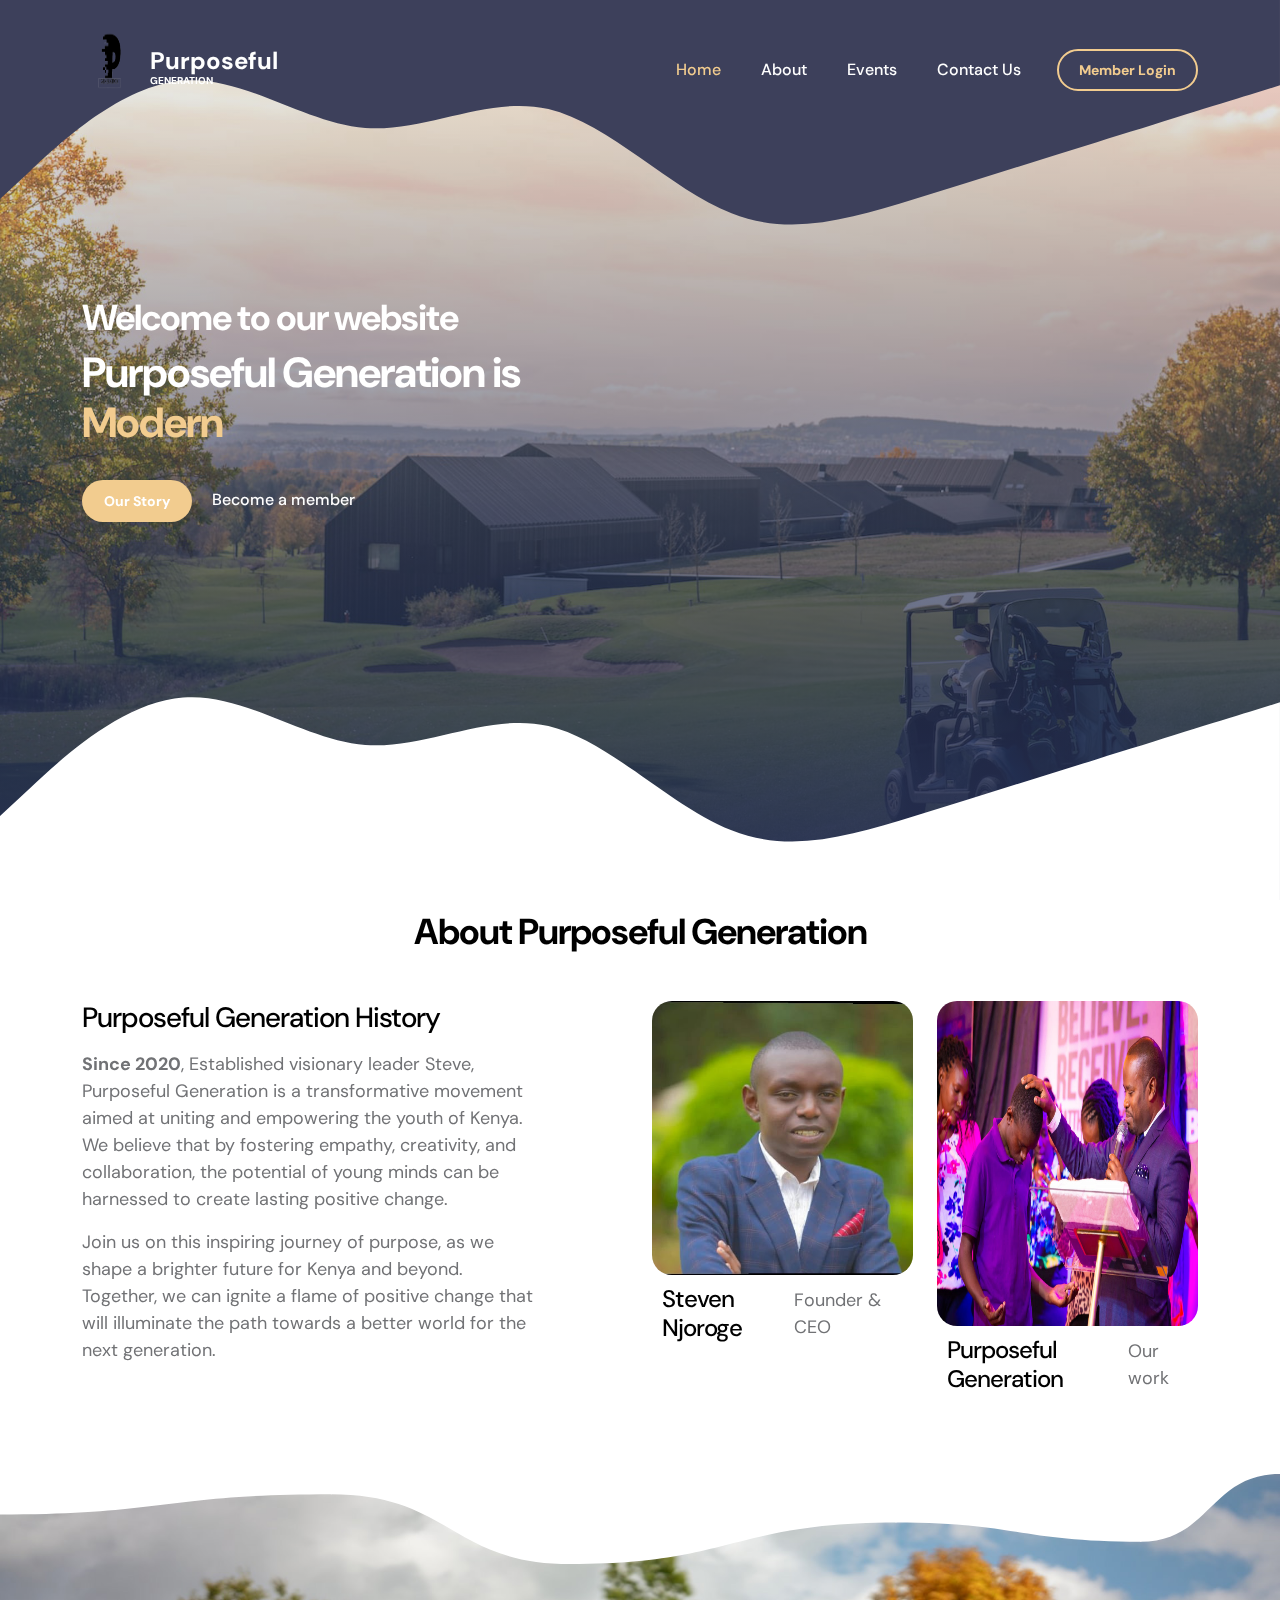
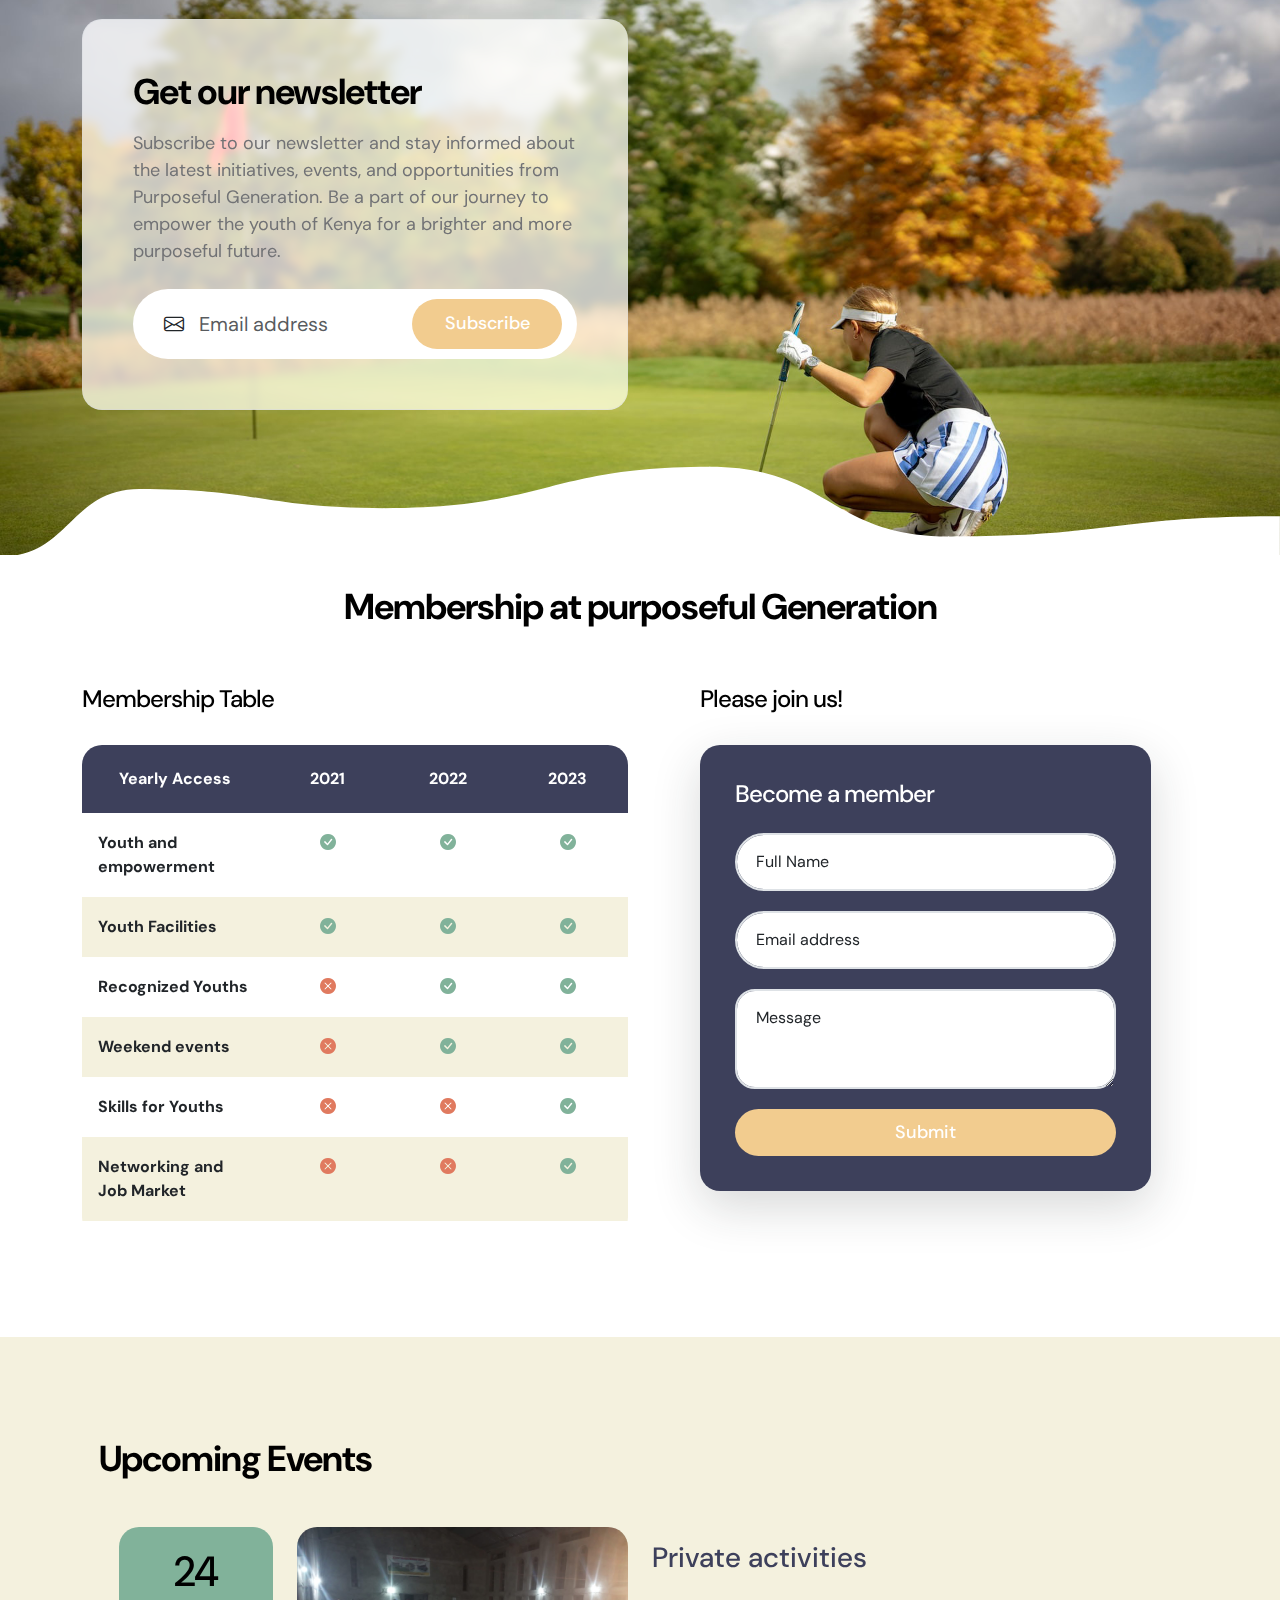
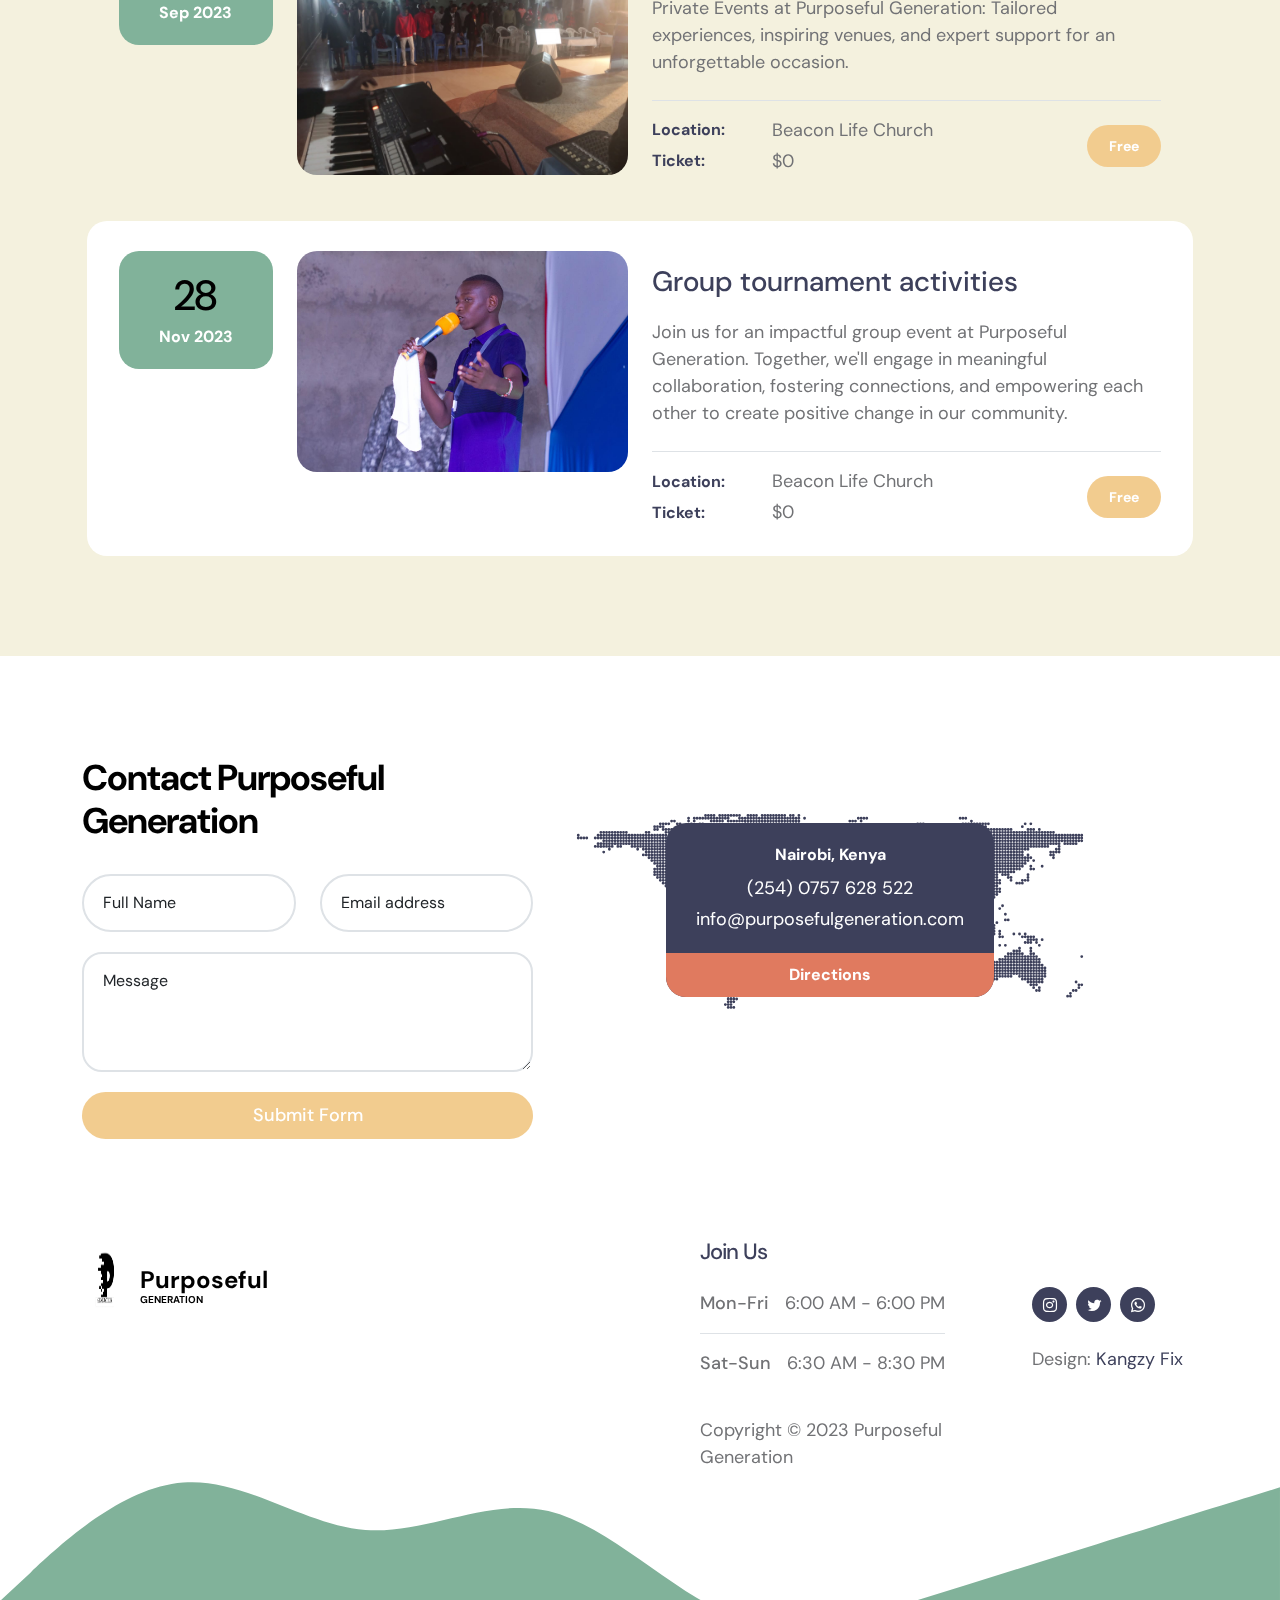
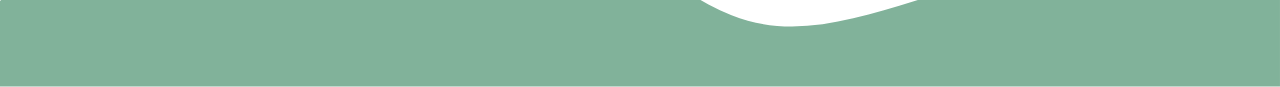
<file: index.html>
<!doctype html>
<html lang="en">
    <head>
        <meta charset="utf-8">
        <meta name="viewport" content="width=device-width, initial-scale=1">

        <meta name="description" content="">
        <meta name="author" content="">

        <title>Purposeful Generation</title>
        <link rel="icon" href="images/stevo/favicon_io (2)/favicon.ico" type="image/png">

        <link rel="preconnect" href="https://fonts.googleapis.com">

        <link rel="preconnect" href="https://fonts.gstatic.com" crossorigin>

        <link href="https://fonts.googleapis.com/css2?family=DM+Sans:ital,wght@0,400;0,500;0,700;1,400&display=swap" rel="stylesheet">

        <link href="css/bootstrap.min.css" rel="stylesheet">

        <link href="css/bootstrap-icons.css" rel="stylesheet">

        <link href="css/templatemo-tiya-golf-club.css" rel="stylesheet">
        
    </head>
    
    <body>

        <main>

            <nav class="navbar navbar-expand-lg">                
                <div class="container">
                    <a class="navbar-brand d-flex align-items-center" href="index.html">
                        <img src="images/stevo/p_gen-removebg-preview.png" class="navbar-brand-image" alt="Tiya Golf Club">
                        <span class="navbar-brand-text">
                            Purposeful
                            <small>Generation</small>
                        </span>
                    </a>

                    <div class="d-lg-none ms-auto me-3">
                        <a class="btn custom-btn custom-border-btn" data-bs-toggle="offcanvas" href="#offcanvasExample" role="button" aria-controls="offcanvasExample">Member Login</a>
                    </div>
    
                    <button class="navbar-toggler" type="button" data-bs-toggle="collapse" data-bs-target="#navbarNav" aria-controls="navbarNav" aria-expanded="false" aria-label="Toggle navigation">
                        <span class="navbar-toggler-icon"></span>
                    </button>
    
                    <div class="collapse navbar-collapse" id="navbarNav">
                        <ul class="navbar-nav ms-lg-auto">
                            <li class="nav-item">
                                <a class="nav-link click-scroll" href="#section_1">Home</a>
                            </li>
    
                            <li class="nav-item">
                                <a class="nav-link click-scroll" href="#section_2">About</a>
                            </li>

                            <li class="nav-item">
                                <a class="nav-link click-scroll" href="#section_4">Events</a>
                            </li>

                            <li class="nav-item">
                                <a class="nav-link click-scroll" href="#section_5">Contact Us</a>
                            </li>
                        </ul>

                        <div class="d-none d-lg-block ms-lg-3">
                            <a class="btn custom-btn custom-border-btn" data-bs-toggle="offcanvas" href="#offcanvasExample" role="button" aria-controls="offcanvasExample">Member Login</a>
                        </div>
                    </div>
                </div>
            </nav>

            <div class="offcanvas offcanvas-end" data-bs-scroll="true" tabindex="-1" id="offcanvasExample" aria-labelledby="offcanvasExampleLabel">                
                <div class="offcanvas-header">
                    <h5 class="offcanvas-title" id="offcanvasExampleLabel">Login</h5>
                    
                    <button type="button" class="btn-close" data-bs-dismiss="offcanvas" aria-label="Close"></button>
                </div>
                
                <div class="offcanvas-body d-flex flex-column">
                    <form class="custom-form member-login-form" action="#" method="post" role="form">

                        <div class="member-login-form-body">
                            <div class="mb-4">
                                <label class="form-label mb-2" for="member-login-number">Membership No.</label>

                                <input type="text" name="member-login-number" id="member-login-number" class="form-control" placeholder="11002560" required>
                            </div>

                            <div class="mb-4">
                                <label class="form-label mb-2" for="member-login-password">Password</label>

                                <input type="password" name="member-login-password" id="member-login-password" pattern="[0-9a-zA-Z]{4,10}" class="form-control" placeholder="Password" required="">
                            </div>

                            <div class="form-check mb-4">
                                <input class="form-check-input" type="checkbox" value="" id="flexCheckDefault">
                              
                                <label class="form-check-label" for="flexCheckDefault">
                                    Remember me
                                </label>
                            </div>

                            <div class="col-lg-5 col-md-7 col-8 mx-auto">
                                <button type="submit" class="form-control">Login</button>
                            </div>

                            <div class="text-center my-4">
                                <a href="#">Forgotten password?</a>
                            </div>
                        </div>
                    </form>

                    <div class="mt-auto mb-5">
                        <p>
                            <strong class="text-white me-3">Any Questions?</strong>

                            <a href="tel: 0757-628-522" class="contact-link">
                                +254 757 628 522
                            </a>
                        </p>
                    </div>
                </div>

                <svg xmlns="http://www.w3.org/2000/svg" viewBox="0 0 1440 320"><path fill="#3D405B" fill-opacity="1" d="M0,224L34.3,192C68.6,160,137,96,206,90.7C274.3,85,343,139,411,144C480,149,549,107,617,122.7C685.7,139,754,213,823,240C891.4,267,960,245,1029,224C1097.1,203,1166,181,1234,160C1302.9,139,1371,117,1406,106.7L1440,96L1440,320L1405.7,320C1371.4,320,1303,320,1234,320C1165.7,320,1097,320,1029,320C960,320,891,320,823,320C754.3,320,686,320,617,320C548.6,320,480,320,411,320C342.9,320,274,320,206,320C137.1,320,69,320,34,320L0,320Z"></path></svg>
            </div>
            

            <section class="hero-section d-flex justify-content-center align-items-center" id="section_1">

                <div class="section-overlay"></div>

                <svg xmlns="http://www.w3.org/2000/svg" viewBox="0 0 1440 320"><path fill="#3D405B" fill-opacity="1" d="M0,224L34.3,192C68.6,160,137,96,206,90.7C274.3,85,343,139,411,144C480,149,549,107,617,122.7C685.7,139,754,213,823,240C891.4,267,960,245,1029,224C1097.1,203,1166,181,1234,160C1302.9,139,1371,117,1406,106.7L1440,96L1440,0L1405.7,0C1371.4,0,1303,0,1234,0C1165.7,0,1097,0,1029,0C960,0,891,0,823,0C754.3,0,686,0,617,0C548.6,0,480,0,411,0C342.9,0,274,0,206,0C137.1,0,69,0,34,0L0,0Z"></path></svg>

                <div class="container">
                    <div class="row">

                        <div class="col-lg-6 col-12 mb-5 mb-lg-0">
                            <h2 class="text-white">Welcome to our website</h2>

                            <h1 class="cd-headline rotate-1 text-white mb-4 pb-2">
                                <span>Purposeful Generation is</span>
                                <span class="cd-words-wrapper">
                                    <b class="is-visible">Modern</b>
                                    <b>Creative</b>
                                    <b>Lifestyle</b>
                                </span>
                            </h1>

                            <div class="custom-btn-group">
                                <a href="#section_2" class="btn custom-btn smoothscroll me-3">Our Story</a>

                                <a href="#section_3" class="link smoothscroll">Become a member</a>
                            </div>
                        </div>

                        <div class="col-lg-6 col-12">
                            <div class="ratio ratio-16x9">
                                <iframe width="560" height="330" src="https://www.youtube-nocookie.com/embed/K2iG7nOs8_I?start=47" title="YouTube video player" frameborder="0" allow="accelerometer; autoplay; clipboard-write; encrypted-media; gyroscope; picture-in-picture; web-share" allowfullscreen></iframe>                            </div>
                        </div>

                    </div>
                </div>

                <svg xmlns="http://www.w3.org/2000/svg" viewBox="0 0 1440 320"><path fill="#ffffff" fill-opacity="1" d="M0,224L34.3,192C68.6,160,137,96,206,90.7C274.3,85,343,139,411,144C480,149,549,107,617,122.7C685.7,139,754,213,823,240C891.4,267,960,245,1029,224C1097.1,203,1166,181,1234,160C1302.9,139,1371,117,1406,106.7L1440,96L1440,320L1405.7,320C1371.4,320,1303,320,1234,320C1165.7,320,1097,320,1029,320C960,320,891,320,823,320C754.3,320,686,320,617,320C548.6,320,480,320,411,320C342.9,320,274,320,206,320C137.1,320,69,320,34,320L0,320Z"></path></svg>
            </section>


            <section class="about-section section-padding" id="section_2">
                <div class="container">
                    <div class="row">

                        <div class="col-lg-12 col-12 text-center">
                            <h2 class="mb-lg-5 mb-4">About Purposeful Generation</h2>
                        </div>

                        <div class="col-lg-5 col-12 me-auto mb-4 mb-lg-0">
                            <h3 class="mb-3">Purposeful Generation History</h3>

                            <p><strong>Since 2020</strong>, Established visionary leader Steve, Purposeful Generation is a transformative movement aimed at uniting and empowering the youth of Kenya. We believe that by fostering empathy, creativity, and collaboration, the potential of young minds can be harnessed to create lasting positive change.</p>

                            <p>Join us on this inspiring journey of purpose, as we shape a brighter future for Kenya and beyond. Together, we can ignite a flame of positive change that will illuminate the path towards a better world for the next generation.</p>
                        </div>

                        <div class="col-lg-3 col-md-6 col-12 mb-4 mb-lg-0 mb-md-0">
                            <div class="member-block">
                                <div class="member-block-image-wrap">
                                    <img src="images/stevo/founder.jpeg" class="member-block-image img-fluid" alt="">

                                    <ul class="social-icon">
                                        <li class="social-icon-item">
                                            <a href="#" class="social-icon-link bi-twitter"></a>
                                        </li>

                                        <li class="social-icon-item">
                                            <a href="#" class="social-icon-link bi-whatsapp"></a>
                                        </li>
                                    </ul>
                                </div>

                                <div class="member-block-info d-flex align-items-center">
                                    <h4>Steven Njoroge</h4>

                                    <p class="ms-auto">Founder & CEO</p>
                                </div>
                            </div>
                        </div>

                        <div class="col-lg-3 col-md-6 col-12">
                            <div class="member-block">
                                <div class="member-block-image-wrap">
                                    <img style="height: 325px; width: 650px; " src="images/stevo/touched.jpeg" class="member-block-image img-fluid" alt="">

                                    <ul class="social-icon">
                                        <li class="social-icon-item">
                                            <a href="#" class="social-icon-link bi-linkedin"></a>
                                        </li>
                                        <li class="social-icon-item">
                                            <a href="#" class="social-icon-link bi-twitter"></a>
                                        </li>
                                    </ul>
                                </div>

                                <div class="member-block-info d-flex align-items-center">
                                    <h4>Purposeful Generation</h4>

                                    <p class="ms-auto">Our work</p>
                                </div>
                            </div>
                        </div>

                    </div>
                </div>
            </section>


            <section class="section-bg-image">
                <svg viewBox="0 0 1265 144" xmlns="http://www.w3.org/2000/svg" xmlns:xlink="http://www.w3.org/1999/xlink"><path fill="rgba(255, 255, 255, 1)" d="M 0 40 C 164 40 164 20 328 20 L 328 20 L 328 0 L 0 0 Z" stroke-width="0"></path> <path fill="rgba(255, 255, 255, 1)" d="M 327 20 C 445.5 20 445.5 89 564 89 L 564 89 L 564 0 L 327 0 Z" stroke-width="0"></path> <path fill="rgba(255, 255, 255, 1)" d="M 563 89 C 724.5 89 724.5 48 886 48 L 886 48 L 886 0 L 563 0 Z" stroke-width="0"></path><path fill="rgba(255, 255, 255, 1)" d="M 885 48 C 1006.5 48 1006.5 67 1128 67 L 1128 67 L 1128 0 L 885 0 Z" stroke-width="0"></path><path fill="rgba(255, 255, 255, 1)" d="M 1127 67 C 1196 67 1196 0 1265 0 L 1265 0 L 1265 0 L 1127 0 Z" stroke-width="0"></path></svg>

                <div class="container">
                    <div class="row">

                        <div class="col-lg-6 col-12">
                            <div class="section-bg-image-block">
                                <h2 class="mb-lg-3">Get our newsletter</h2>

                                <p>Subscribe to our newsletter and stay informed about the latest initiatives, events, and opportunities from Purposeful Generation. Be a part of our journey to empower the youth of Kenya for a brighter and more purposeful future.</p>

                                <form action="#" method="get" class="custom-form mt-lg-4 mt-2" role="form">
                                    <div class="input-group input-group-lg">
                                        <span class="input-group-text bi-envelope" id="basic-addon1"></span>

                                        <input type="email" name="email" id="email" pattern="[^ @]*@[^ @]*" class="form-control" placeholder="Email address" required="">

                                        <button type="submit" class="form-control">Subscribe</button>
                                    </div>
                                </form>
                            </div>
                        </div>

                    </div>
                </div>

                <svg viewBox="0 0 1265 144" xmlns="http://www.w3.org/2000/svg" xmlns:xlink="http://www.w3.org/1999/xlink"><path fill="rgba(255, 255, 255, 1)" d="M 0 40 C 164 40 164 20 328 20 L 328 20 L 328 0 L 0 0 Z" stroke-width="0"></path> <path fill="rgba(255, 255, 255, 1)" d="M 327 20 C 445.5 20 445.5 89 564 89 L 564 89 L 564 0 L 327 0 Z" stroke-width="0"></path> <path fill="rgba(255, 255, 255, 1)" d="M 563 89 C 724.5 89 724.5 48 886 48 L 886 48 L 886 0 L 563 0 Z" stroke-width="0"></path><path fill="rgba(255, 255, 255, 1)" d="M 885 48 C 1006.5 48 1006.5 67 1128 67 L 1128 67 L 1128 0 L 885 0 Z" stroke-width="0"></path><path fill="rgba(255, 255, 255, 1)" d="M 1127 67 C 1196 67 1196 0 1265 0 L 1265 0 L 1265 0 L 1127 0 Z" stroke-width="0"></path></svg>
            </section>


            <section class="membership-section section-padding" id="section_3">
                <div class="container">
                    <div class="row">

                        <div class="col-lg-12 col-12 text-center mx-auto mb-lg-5 mb-4">
                            <h2><span>Membership</span> at purposeful Generation</h2>
                        </div>

                        <div class="col-lg-6 col-12 mb-3 mb-lg-0">
                            <h4 class="mb-4 pb-lg-2">Membership Table</h4>

                            <div class="table-responsive">
                                <table class="table text-center">
                                    <thead>
                                        <tr>
                                            <th style="width: 34%;">Yearly Access</th>
                                            
                                            <th style="width: 22%;">2021</th>
                                            
                                            <th style="width: 22%;">2022</th>
                                            
                                            <th style="width: 22%;">2023</th>
                                        </tr>
                                    </thead>

                                    <tbody>
                                        <tr>
                                            <th scope="row" class="text-start">Youth and empowerment</th>
                                            
                                            <td>
                                                <i class="bi-check-circle-fill"></i>
                                            </td>
                                            
                                            <td>
                                                <i class="bi-check-circle-fill"></i>
                                            </td>
                                            
                                            <td>
                                                <i class="bi-check-circle-fill"></i>
                                            </td>
                                        </tr>

                                        <tr>
                                            <th scope="row" class="text-start">Youth Facilities</th>

                                            <td>
                                                <i class="bi-check-circle-fill"></i>
                                            </td>

                                            <td>
                                                <i class="bi-check-circle-fill"></i>
                                            </td>

                                            <td>
                                                <i class="bi-check-circle-fill"></i>
                                            </td>
                                        </tr>

                                        <tr>
                                            <th scope="row" class="text-start"> Recognized Youths</th>

                                            <td>
                                                <i class="bi-x-circle-fill"></i>
                                            </td>

                                            <td>
                                                <i class="bi-check-circle-fill"></i>
                                            </td>

                                            <td>
                                                <i class="bi-check-circle-fill"></i>
                                            </td>
                                        </tr>

                                        <tr>
                                            <th scope="row" class="text-start">Weekend events</th>

                                            <td>
                                                <i class="bi-x-circle-fill"></i>
                                            </td>

                                            <td>
                                                <i class="bi-check-circle-fill"></i>
                                            </td>

                                            <td>
                                                <i class="bi-check-circle-fill"></i>
                                            </td>
                                        </tr>

                                        <tr>
                                            <th scope="row" class="text-start">Skills for Youths</th>

                                            <td>
                                                <i class="bi-x-circle-fill"></i>
                                            </td>

                                            <td>
                                                <i class="bi-x-circle-fill"></i>
                                            </td>

                                            <td>
                                                <i class="bi-check-circle-fill"></i>
                                            </td>
                                        </tr>
                                        
                                        <tr>
                                            <th scope="row" class="text-start">Networking and Job Market</th>

                                            <td>
                                                <i class="bi-x-circle-fill"></i>
                                            </td>

                                            <td>
                                                <i class="bi-x-circle-fill"></i>
                                            </td>

                                            <td>
                                                <i class="bi-check-circle-fill"></i>
                                            </td>
                                        </tr>
                                        
                                    </tbody>
                                </table>
                            </div>
                        </div>

                        <div class="col-lg-5 col-12 mx-auto">
                        <h4 class="mb-4 pb-lg-2">Please join us!</h4>
                            <form action="#" method="post" class="custom-form membership-form shadow-lg" role="form">
                                <h4 class="text-white mb-4">Become a member</h4>

                                    <div class="form-floating">
                                        <input type="text" name="full-name" id="full-name" class="form-control" placeholder="Full Name" required="">
                                        
                                        <label for="floatingInput">Full Name</label>
                                    </div>

                                    <div class="form-floating">
                                        <input type="email" name="email" id="email" pattern="[^ @]*@[^ @]*" class="form-control" placeholder="Email address" required="">
                                        
                                        <label for="floatingInput">Email address</label>
                                    </div>

                                    <div class="form-floating">
                                        <textarea class="form-control" id="message" name="message" placeholder="Describe message here"></textarea>
                                        
                                        <label for="floatingTextarea"> Message</label>
                                    </div>

                                    <button type="submit" class="form-control">Submit</button>
                                </div>
                            </form>
                        </div>

                    </div>
                </div>
            </section>


            <section class="events-section section-bg section-padding" id="section_4">
                <div class="container">
                    <div class="row">

                        <div class="col-lg-12 col-12">
                            <h2 class="mb-lg-3">Upcoming Events</h2>
                        </div>

                        <div class="row custom-block mb-3">
                            <div class="col-lg-2 col-md-4 col-12 order-2 order-md-0 order-lg-0">
                                <div class="custom-block-date-wrap d-flex d-lg-block d-md-block align-items-center mt-3 mt-lg-0 mt-md-0">
                                    <h6 class="custom-block-date mb-lg-1 mb-0 me-3 me-lg-0 me-md-0">24</h6>
                                    
                                    <strong class="text-white">Sep 2023</strong>
                                </div>
                            </div>

                            <div class="col-lg-4 col-md-8 col-12 order-1 order-lg-0">
                                <div class="custom-block-image-wrap">
                                    <a href="#">
                                        <img src="images/stevo/piano.jpeg" class="custom-block-image img-fluid" alt="">

                                        <i class="custom-block-icon bi-link"></i>
                                    </a>
                                </div>
                            </div>

                            <div class="col-lg-6 col-12 order-3 order-lg-0">
                                <div class="custom-block-info mt-2 mt-lg-0">
                                    <a href="#" class="events-title mb-3">Private activities</a>

                                    <p class="mb-0">Private Events at Purposeful Generation: Tailored experiences, inspiring venues, and expert support for an unforgettable occasion.</p>

                                    <div class="d-flex flex-wrap border-top mt-4 pt-3">

                                        <div class="mb-4 mb-lg-0">
                                            <div class="d-flex flex-wrap align-items-center mb-1">
                                                <span class="custom-block-span">Location:</span>

                                                <p class="mb-0">Beacon Life Church</p>
                                            </div>

                                            <div class="d-flex flex-wrap align-items-center">
                                                <span class="custom-block-span">Ticket:</span>

                                                <p class="mb-0">$0</p>
                                            </div>
                                        </div>

                                        <div class="d-flex align-items-center ms-lg-auto">
                                            <a href="#" class="btn custom-btn">Free</a>
                                        </div>
                                    </div>
                                </div>
                            </div>
                        </div>

                        <div class="row custom-block custom-block-bg">
                            <div class="col-lg-2 col-md-4 col-12 order-2 order-md-0 order-lg-0">
                                <div class="custom-block-date-wrap d-flex d-lg-block d-md-block align-items-center mt-3 mt-lg-0 mt-md-0">
                                    <h6 class="custom-block-date mb-lg-1 mb-0 me-3 me-lg-0 me-md-0">28</h6>
                                    
                                    <strong class="text-white">Nov 2023</strong>
                                </div>
                            </div>

                            <div class="col-lg-4 col-md-8 col-12 order-1 order-lg-0">
                                <div class="custom-block-image-wrap">
                                    <a href="#">
                                        <img src="images/stevo/mic ya yellow.jpeg" class="custom-block-image img-fluid" alt="">

                                        <i class="custom-block-icon bi-link"></i>
                                    </a>
                                </div>
                            </div>

                            <div class="col-lg-6 col-12 order-3 order-lg-0">
                                <div class="custom-block-info mt-2 mt-lg-0">
                                    <a href="#" class="events-title mb-3">Group tournament activities</a>

                                    <p class="mb-0">Join us for an impactful group event at Purposeful Generation. Together, we'll engage in meaningful collaboration, fostering connections, and empowering each other to create positive change in our community.</p>

                                    <div class="d-flex flex-wrap border-top mt-4 pt-3">

                                        <div class="mb-4 mb-lg-0">
                                            <div class="d-flex flex-wrap align-items-center mb-1">
                                                <span class="custom-block-span">Location:</span>

                                                <p class="mb-0">Beacon Life Church</p>
                                            </div>

                                            <div class="d-flex flex-wrap align-items-center">
                                                <span class="custom-block-span">Ticket:</span>

                                                <p class="mb-0">$0</p>
                                            </div>
                                        </div>

                                        <div class="d-flex align-items-center ms-lg-auto">
                                            <a href="#" class="btn custom-btn">Free</a>
                                        </div>
                                    </div>
                                </div>
                            </div>
                        </div>

                    </div>
                </div>
            </section>


            <section class="contact-section section-padding" id="section_5">
                <div class="container">
                    <div class="row">

                        <div class="col-lg-5 col-12">
                            <form action="#" method="post" class="custom-form contact-form" role="form">
                                <h2 class="mb-4 pb-2">Contact Purposeful Generation</h2>

                                <div class="row">
                                    <div class="col-lg-6 col-md-6 col-12">
                                        <div class="form-floating">
                                            <input type="text" name="full-name" id="full-name" class="form-control" placeholder="Full Name" required="">
                                            
                                            <label for="floatingInput">Full Name</label>
                                        </div>
                                    </div>

                                    <div class="col-lg-6 col-md-6 col-12"> 
                                        <div class="form-floating">
                                            <input type="email" name="email" id="email" pattern="[^ @]*@[^ @]*" class="form-control" placeholder="Email address" required="">
                                            
                                            <label for="floatingInput">Email address</label>
                                        </div>
                                    </div>

                                    <div class="col-lg-12 col-12">
                                        <div class="form-floating">
                                            <textarea class="form-control" id="message" name="message" placeholder="Describe message here"></textarea>
                                            
                                            <label for="floatingTextarea">Message</label>
                                        </div>

                                        <button type="submit" class="form-control">Submit Form</button>
                                    </div>
                                </div>
                            </form>
                        </div>

                        <div class="col-lg-6 col-12">
                            <div class="contact-info mt-5">
                                <div class="contact-info-item">
                                    <div class="contact-info-body">
                                        <strong>Nairobi, Kenya</strong>

                                        <p class="mt-2 mb-1">
                                            <a href="tel: 0757-628-522" class="contact-link">
                                                (254) 
                                                0757 628 522
                                            </a>
                                        </p>

                                        <p class="mb-0">
                                            <a href="mailto:info@company.com" class="contact-link">
                                                info@purposefulgeneration.com
                                            </a>
                                        </p>
                                    </div>

                                    <div class="contact-info-footer">
                                        <a href="#">Directions</a>
                                    </div>
                                </div>

                                <img src="images/WorldMap.svg" class="img-fluid" alt="">
                            </div>
                        </div>

                    </div>
                </div>
            </section>
        </main>

        <footer class="site-footer">
            <div class="container">
                <div class="row">

                    <div class="col-lg-6 col-12 me-auto mb-5 mb-lg-0">
                        <a class="navbar-brand d-flex align-items-center" href="index.html">
                            <img style="width: 250px;" src="images/stevo/p_gen-removebg-preview.png" class="navbar-brand-image img-fluid" alt="">
                            <span class="navbar-brand-text">
                                Purposeful
                                <small>Generation</small>
                            </span>
                        </a>
                    </div>

                    <div class="col-lg-3 col-12">
                        <h5 class="site-footer-title mb-4">Join Us</h5>

                        <p class="d-flex border-bottom pb-3 mb-3 me-lg-3">
                            <span>Mon-Fri</span>
                            6:00 AM - 6:00 PM
                        </p>

                        <p class="d-flex me-lg-3">
                            <span>Sat-Sun</span>
                            6:30 AM - 8:30 PM
                        </p>
                        <br>
                        <p class="copyright-text">Copyright © 2023 Purposeful Generation</p>
                    </div>

                        <div class="col-lg-2 col-12 ms-auto">
                            <ul class="social-icon mt-lg-5 mt-3 mb-4">
                                <li class="social-icon-item">
                                    <a href="https://www.instagram.com/its_kangzy_fix/" class="social-icon-link bi-instagram"></a>
                                </li>

                                <li class="social-icon-item">
                                    <a href="https://twitter.com/kangzy_Fix" class="social-icon-link bi-twitter"></a>
                                </li>

                                <li class="social-icon-item">
                                    <a href="#" class="social-icon-link bi-whatsapp"></a>
                                </li>
                            </ul>
                            <p class="copyright-text">Design: <a rel="nofollow" href="https://github.com/kangzy-fix" target="_blank">Kangzy Fix</a></p>
                            
                        </div>

                </div>
            </div>

            <svg xmlns="http://www.w3.org/2000/svg" viewBox="0 0 1440 320"><path fill="#81B29A" fill-opacity="1" d="M0,224L34.3,192C68.6,160,137,96,206,90.7C274.3,85,343,139,411,144C480,149,549,107,617,122.7C685.7,139,754,213,823,240C891.4,267,960,245,1029,224C1097.1,203,1166,181,1234,160C1302.9,139,1371,117,1406,106.7L1440,96L1440,320L1405.7,320C1371.4,320,1303,320,1234,320C1165.7,320,1097,320,1029,320C960,320,891,320,823,320C754.3,320,686,320,617,320C548.6,320,480,320,411,320C342.9,320,274,320,206,320C137.1,320,69,320,34,320L0,320Z"></path></svg>
        </footer>


        <!-- JAVASCRIPT FILES -->
        <script src="js/jquery.min.js"></script>
        <script src="js/bootstrap.bundle.min.js"></script>
        <script src="js/jquery.sticky.js"></script>
        <script src="js/click-scroll.js"></script>
        <script src="js/animated-headline.js"></script>
        <script src="js/modernizr.js"></script>
        <script src="js/custom.js"></script>

    </body>
</html>
</file>
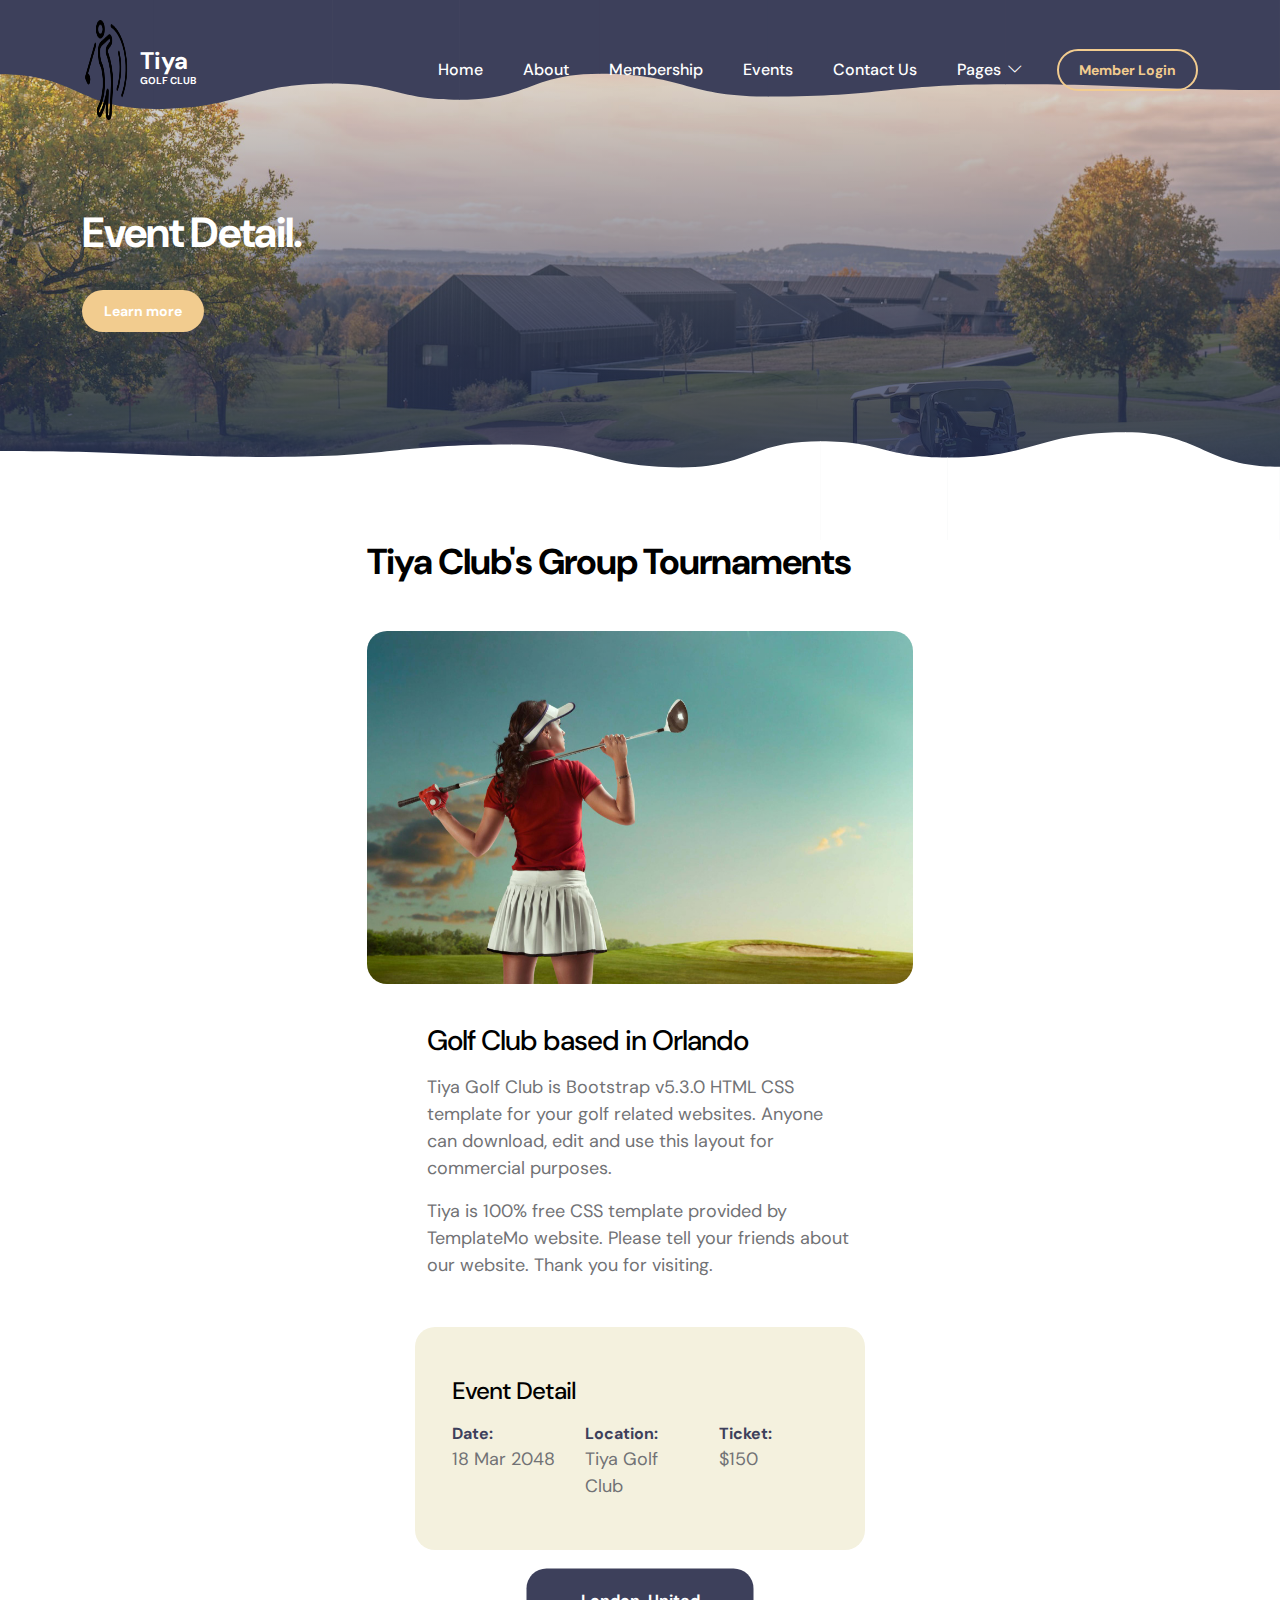
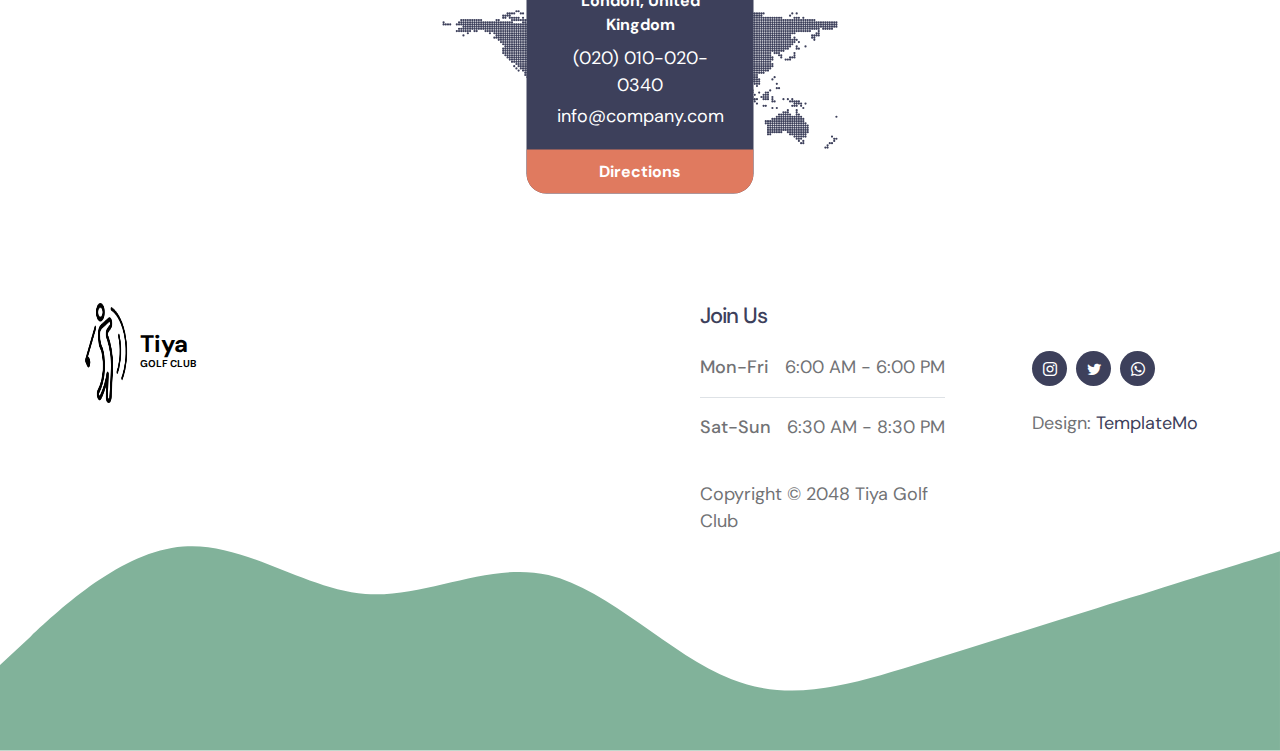
<file: event-detail.html>
<!doctype html>
<html lang="en">
    <head>
        <meta charset="utf-8">
        <meta name="viewport" content="width=device-width, initial-scale=1">

        <meta name="description" content="">
        <meta name="author" content="">

        <title>Tiya Golf Club - Event Detail</title>

        <!-- CSS FILES -->                
        <link rel="preconnect" href="https://fonts.googleapis.com">

        <link rel="preconnect" href="https://fonts.gstatic.com" crossorigin>

        <link href="https://fonts.googleapis.com/css2?family=DM+Sans:ital,wght@0,400;0,500;0,700;1,400&display=swap" rel="stylesheet">

        <link href="css/bootstrap.min.css" rel="stylesheet">

        <link href="css/bootstrap-icons.css" rel="stylesheet">

        <link href="css/templatemo-tiya-golf-club.css" rel="stylesheet">
        
    </head>
    
    <body>

        <main>

            <nav class="navbar navbar-expand-lg">                
                <div class="container">
                    <a class="navbar-brand d-flex align-items-center" href="index.html">
                        <img src="images/logo.png" class="navbar-brand-image img-fluid" alt="Tiya Golf Club">
                        <span class="navbar-brand-text">
                            Tiya
                            <small>Golf Club</small>
                        </span>
                    </a>

                    <div class="d-lg-none ms-auto me-3">
                        <a class="btn custom-btn custom-border-btn" data-bs-toggle="offcanvas" href="#offcanvasExample" role="button" aria-controls="offcanvasExample">Member Login</a>
                    </div>
    
                    <button class="navbar-toggler" type="button" data-bs-toggle="collapse" data-bs-target="#navbarNav" aria-controls="navbarNav" aria-expanded="false" aria-label="Toggle navigation">
                        <span class="navbar-toggler-icon"></span>
                    </button>
    
                    <div class="collapse navbar-collapse" id="navbarNav">
                        <ul class="navbar-nav ms-lg-auto">
                            <li class="nav-item">
                                <a class="nav-link" href="index.html#section_1">Home</a>
                            </li>
    
                            <li class="nav-item">
                                <a class="nav-link" href="index.html#section_2">About</a>
                            </li>

                            <li class="nav-item">
                                <a class="nav-link" href="index.html#section_3">Membership</a>
                            </li>

                            <li class="nav-item">
                                <a class="nav-link" href="index.html#section_4">Events</a>
                            </li>

                            <li class="nav-item">
                                <a class="nav-link" href="index.html#section_5">Contact Us</a>
                            </li>

                            <li class="nav-item dropdown">
                                <a class="nav-link dropdown-toggle" href="#" id="navbarLightDropdownMenuLink" role="button" data-bs-toggle="dropdown" aria-expanded="false">Pages</a>

                                <ul class="dropdown-menu dropdown-menu-light" aria-labelledby="navbarLightDropdownMenuLink">
                                    <li><a class="dropdown-item" href="event-listing.html">Event Listing</a></li>

                                    <li><a class="dropdown-item active" href="event-detail.html">Event Detail</a></li>
                                </ul>
                            </li>
                        </ul>

                        <div class="d-none d-lg-block ms-lg-3">
                            <a class="btn custom-btn custom-border-btn" data-bs-toggle="offcanvas" href="#offcanvasExample" role="button" aria-controls="offcanvasExample">Member Login</a>
                        </div>
                    </div>
                </div>
            </nav>

            <div class="offcanvas offcanvas-end" data-bs-scroll="true" tabindex="-1" id="offcanvasExample" aria-labelledby="offcanvasExampleLabel">                
                <div class="offcanvas-header">
                    <h5 class="offcanvas-title" id="offcanvasExampleLabel">Member Login</h5>
                    
                    <button type="button" class="btn-close" data-bs-dismiss="offcanvas" aria-label="Close"></button>
                </div>
                
                <div class="offcanvas-body d-flex flex-column">
                    <form class="custom-form member-login-form" action="#" method="post" role="form">

                        <div class="member-login-form-body">
                            <div class="mb-4">
                                <label class="form-label mb-2" for="member-login-number">Membership No.</label>

                                <input type="text" name="member-login-number" id="member-login-number" class="form-control" placeholder="11002560" required>
                            </div>

                            <div class="mb-4">
                                <label class="form-label mb-2" for="member-login-password">Password</label>

                                <input type="password" name="member-login-password" id="member-login-password" pattern="[0-9a-zA-Z]{4,10}" class="form-control" placeholder="Password" required="">
                            </div>

                            <div class="form-check mb-4">
                                <input class="form-check-input" type="checkbox" value="" id="flexCheckDefault">
                              
                                <label class="form-check-label" for="flexCheckDefault">
                                    Remember me
                                </label>
                            </div>

                            <div class="col-lg-5 col-md-7 col-8 mx-auto">
                                <button type="submit" class="form-control">Login</button>
                            </div>

                            <div class="text-center my-4">
                                <a href="#">Forgotten password?</a>
                            </div>
                        </div>
                    </form>

                    <div class="mt-auto mb-5">
                        <p>
                            <strong class="text-white me-3">Any Questions?</strong>

                            <a href="tel: 010-020-0340" class="contact-link">
                            	010-020-0340
                            </a>
                        </p>
                    </div>
                </div>

                <svg xmlns="http://www.w3.org/2000/svg" viewBox="0 0 1440 320"><path fill="#3D405B" fill-opacity="1" d="M0,224L34.3,192C68.6,160,137,96,206,90.7C274.3,85,343,139,411,144C480,149,549,107,617,122.7C685.7,139,754,213,823,240C891.4,267,960,245,1029,224C1097.1,203,1166,181,1234,160C1302.9,139,1371,117,1406,106.7L1440,96L1440,320L1405.7,320C1371.4,320,1303,320,1234,320C1165.7,320,1097,320,1029,320C960,320,891,320,823,320C754.3,320,686,320,617,320C548.6,320,480,320,411,320C342.9,320,274,320,206,320C137.1,320,69,320,34,320L0,320Z"></path></svg>
            </div>
            

            <section class="hero-section hero-50 d-flex justify-content-center align-items-center" id="section_1">

                <div class="section-overlay"></div>

                <svg viewBox="0 0 1962 178" xmlns="http://www.w3.org/2000/svg" xmlns:xlink="http://www.w3.org/1999/xlink"><path fill="#3D405B" d="M 0 114 C 118.5 114 118.5 167 237 167 L 237 167 L 237 0 L 0 0 Z" stroke-width="0"></path> <path fill="#3D405B" d="M 236 167 C 373 167 373 128 510 128 L 510 128 L 510 0 L 236 0 Z" stroke-width="0"></path> <path fill="#3D405B" d="M 509 128 C 607 128 607 153 705 153 L 705 153 L 705 0 L 509 0 Z" stroke-width="0"></path><path fill="#3D405B" d="M 704 153 C 812 153 812 113 920 113 L 920 113 L 920 0 L 704 0 Z" stroke-width="0"></path><path fill="#3D405B" d="M 919 113 C 1048.5 113 1048.5 148 1178 148 L 1178 148 L 1178 0 L 919 0 Z" stroke-width="0"></path><path fill="#3D405B" d="M 1177 148 C 1359.5 148 1359.5 129 1542 129 L 1542 129 L 1542 0 L 1177 0 Z" stroke-width="0"></path><path fill="#3D405B" d="M 1541 129 C 1751.5 129 1751.5 138 1962 138 L 1962 138 L 1962 0 L 1541 0 Z" stroke-width="0"></path></svg>

                <div class="container">
                    <div class="row">

                        <div class="col-lg-6 col-12">

                            <h1 class="text-white mb-4 pb-2">Event Detail.</h1>

                            <a href="#section_2" class="btn custom-btn smoothscroll me-3">Learn more</a>
                        </div>

                    </div>
                </div>

                <svg viewBox="0 0 1962 178" xmlns="http://www.w3.org/2000/svg" xmlns:xlink="http://www.w3.org/1999/xlink"><path fill="#ffffff" d="M 0 114 C 118.5 114 118.5 167 237 167 L 237 167 L 237 0 L 0 0 Z" stroke-width="0"></path> <path fill="#ffffff" d="M 236 167 C 373 167 373 128 510 128 L 510 128 L 510 0 L 236 0 Z" stroke-width="0"></path> <path fill="#ffffff" d="M 509 128 C 607 128 607 153 705 153 L 705 153 L 705 0 L 509 0 Z" stroke-width="0"></path><path fill="#ffffff" d="M 704 153 C 812 153 812 113 920 113 L 920 113 L 920 0 L 704 0 Z" stroke-width="0"></path><path fill="#ffffff" d="M 919 113 C 1048.5 113 1048.5 148 1178 148 L 1178 148 L 1178 0 L 919 0 Z" stroke-width="0"></path><path fill="#ffffff" d="M 1177 148 C 1359.5 148 1359.5 129 1542 129 L 1542 129 L 1542 0 L 1177 0 Z" stroke-width="0"></path><path fill="#ffffff" d="M 1541 129 C 1751.5 129 1751.5 138 1962 138 L 1962 138 L 1962 0 L 1541 0 Z" stroke-width="0"></path></svg>
            </section>


            <section class="events-section events-detail-section section-padding" id="section_2">
                <div class="container">
                    <div class="row">

                        <div class="col-lg-6 col-md-8 col-12 mx-auto">
                            <h2 class="mb-lg-5 mb-4">Tiya Club's Group Tournaments</h2>

                            <div class="custom-block-image-wrap">
                                <img src="images/professional-golf-player.jpg" class="custom-block-image img-fluid" alt="">
                            </div>

                            <div class="custom-block-info">
                                <h3 class="mb-3">Golf Club based in Orlando</h3>

                                <p>Tiya Golf Club is Bootstrap v5.3.0 HTML CSS template for your golf related websites. Anyone can download, edit and use this layout for commercial purposes.</p>

                            <p>Tiya is 100% free CSS template provided by TemplateMo website. Please tell your friends about our website. Thank you for visiting.</p>

                                <div class="events-detail-info row my-5">
                                    <div class="col-lg-12 col-12">
                                        <h4 class="mb-3">Event Detail</h4>
                                    </div>

                                    <div class="col-lg-4 col-12">
                                        <span class="custom-block-span">Date:</span>

                                        <p class="mb-0">18 Mar 2048</p>
                                    </div>

                                    <div class="col-lg-4 col-12 my-3 my-lg-0">
                                        <span class="custom-block-span">Location:</span>

                                        <p class="mb-0">Tiya Golf Club</p>
                                    </div>

                                    <div class="col-lg-4 col-12">
                                        <span class="custom-block-span">Ticket:</span>

                                        <p class="mb-0">$150</p>
                                    </div>
                                </div>

                                <div class="contact-info">
                                    <div class="contact-info-item">
                                        <div class="contact-info-body">
                                            <strong>London, United Kingdom</strong>

                                            <p class="mt-2 mb-1">
                                                <a href="tel: 010-020-0340" class="contact-link">
                                                    (020) 
                                                    010-020-0340
                                                </a>
                                            </p>
    
                                            <p class="mb-0">
                                                <a href="mailto:info@company.com" class="contact-link">
                                                    info@company.com
                                                </a>
                                            </p>
                                        </div>

                                        <div class="contact-info-footer">
                                            <a href="#">Directions</a>
                                        </div>
                                    </div>

                                    <img src="images/WorldMap.svg" class="img-fluid" alt="">
                                </div>
                            </div>
                        </div>

                    </div>
                </div>
            </section>
        </main>

        <footer class="site-footer">
            <div class="container">
                <div class="row">

                    <div class="col-lg-6 col-12 me-auto mb-5 mb-lg-0">
                        <a class="navbar-brand d-flex align-items-center" href="index.html">
                            <img src="images/logo.png" class="navbar-brand-image img-fluid" alt="">
                            <span class="navbar-brand-text">
                                Tiya
                                <small>Golf Club</small>
                            </span>
                        </a>
                    </div>

                    <div class="col-lg-3 col-12">
                        <h5 class="site-footer-title mb-4">Join Us</h5>

                        <p class="d-flex border-bottom pb-3 mb-3 me-lg-3">
                            <span>Mon-Fri</span>
                            6:00 AM - 6:00 PM
                        </p>

                        <p class="d-flex me-lg-3">
                            <span>Sat-Sun</span>
                            6:30 AM - 8:30 PM
                        </p>
                        <br>
                        <p class="copyright-text">Copyright © 2048 Tiya Golf Club</p>
                    </div>

                        <div class="col-lg-2 col-12 ms-auto">
                            <ul class="social-icon mt-lg-5 mt-3 mb-4">
                                <li class="social-icon-item">
                                    <a href="#" class="social-icon-link bi-instagram"></a>
                                </li>

                                <li class="social-icon-item">
                                    <a href="#" class="social-icon-link bi-twitter"></a>
                                </li>

                                <li class="social-icon-item">
                                    <a href="#" class="social-icon-link bi-whatsapp"></a>
                                </li>
                            </ul>

                            <p class="copyright-text">Design: <a rel="nofollow" href="https://templatemo.com" target="_blank">TemplateMo</a></p>
                        </div>

                </div>
            </div>

            <svg xmlns="http://www.w3.org/2000/svg" viewBox="0 0 1440 320"><path fill="#81B29A" fill-opacity="1" d="M0,224L34.3,192C68.6,160,137,96,206,90.7C274.3,85,343,139,411,144C480,149,549,107,617,122.7C685.7,139,754,213,823,240C891.4,267,960,245,1029,224C1097.1,203,1166,181,1234,160C1302.9,139,1371,117,1406,106.7L1440,96L1440,320L1405.7,320C1371.4,320,1303,320,1234,320C1165.7,320,1097,320,1029,320C960,320,891,320,823,320C754.3,320,686,320,617,320C548.6,320,480,320,411,320C342.9,320,274,320,206,320C137.1,320,69,320,34,320L0,320Z"></path></svg>
        </footer>


        <!-- JAVASCRIPT FILES -->
        <script src="js/jquery.min.js"></script>
        <script src="js/bootstrap.bundle.min.js"></script>
        <script src="js/jquery.sticky.js"></script>
        <script src="js/custom.js"></script>

    </body>
</html>
</file>
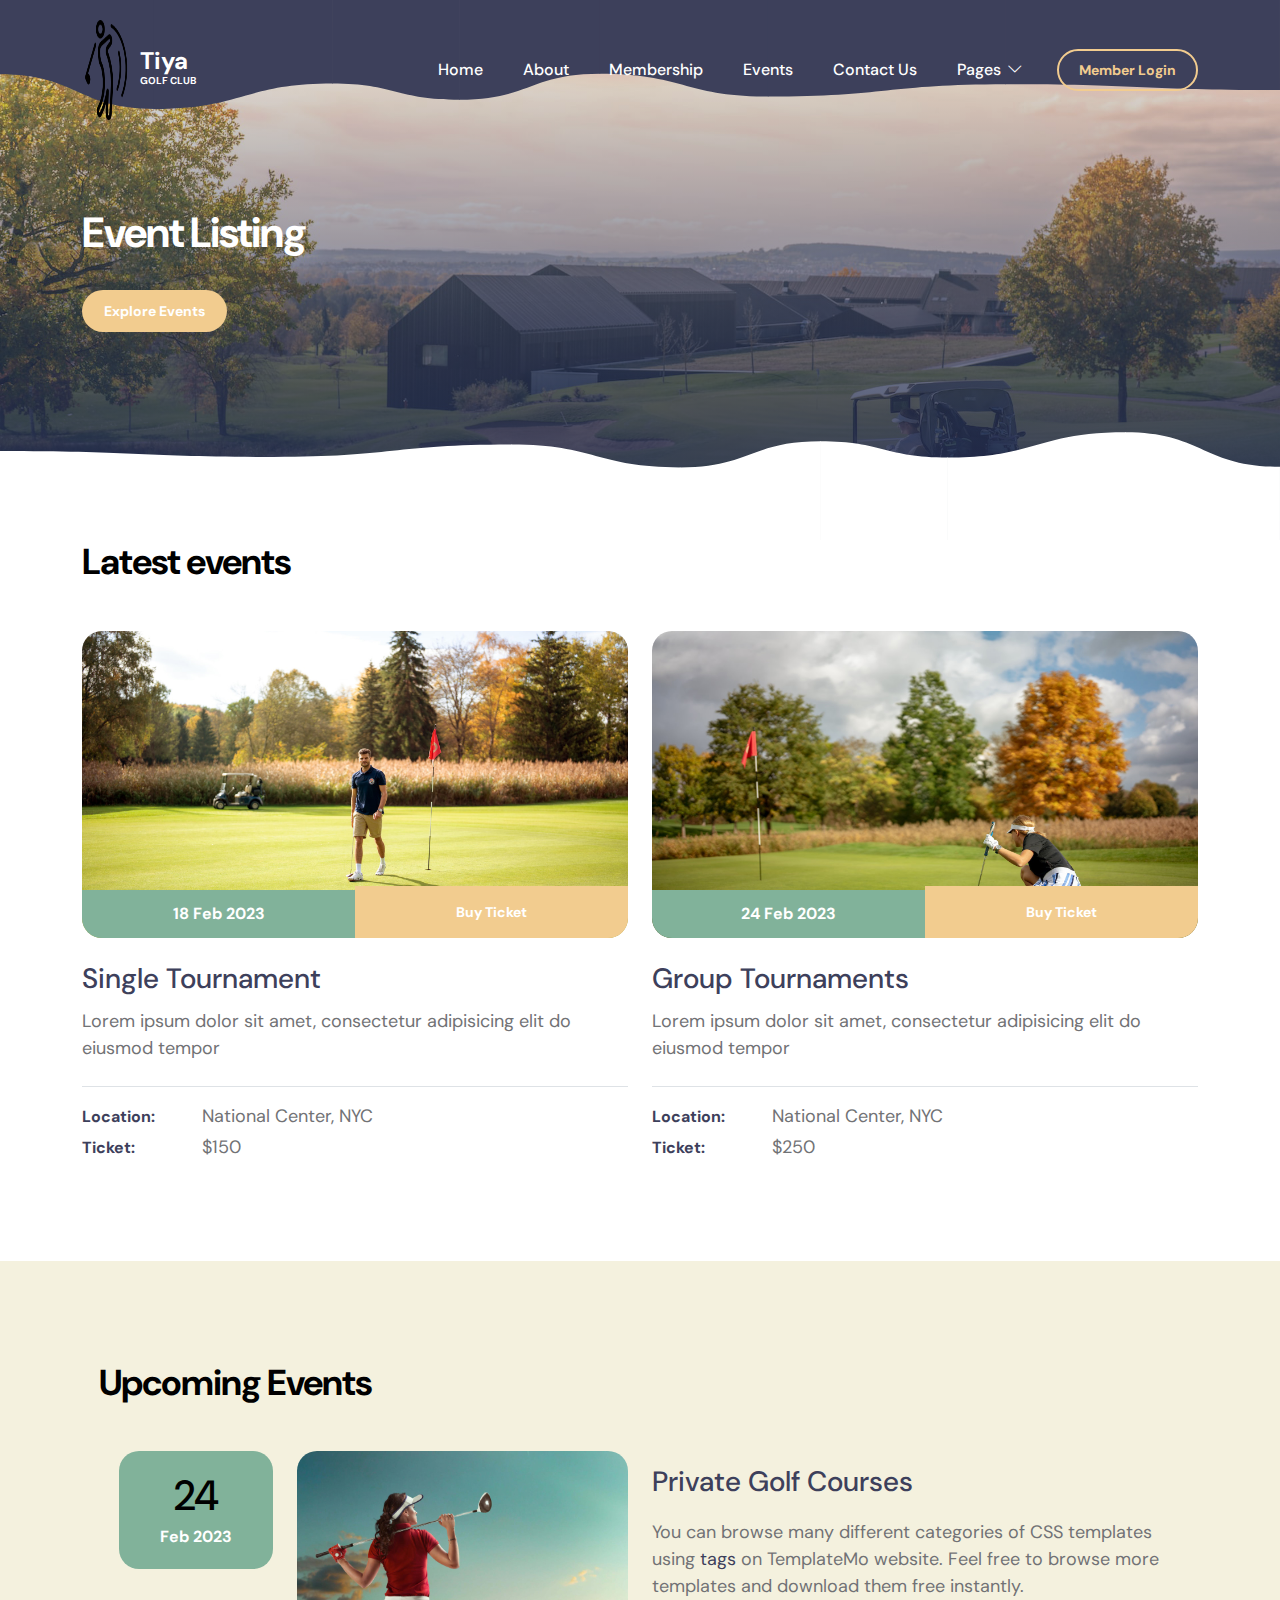
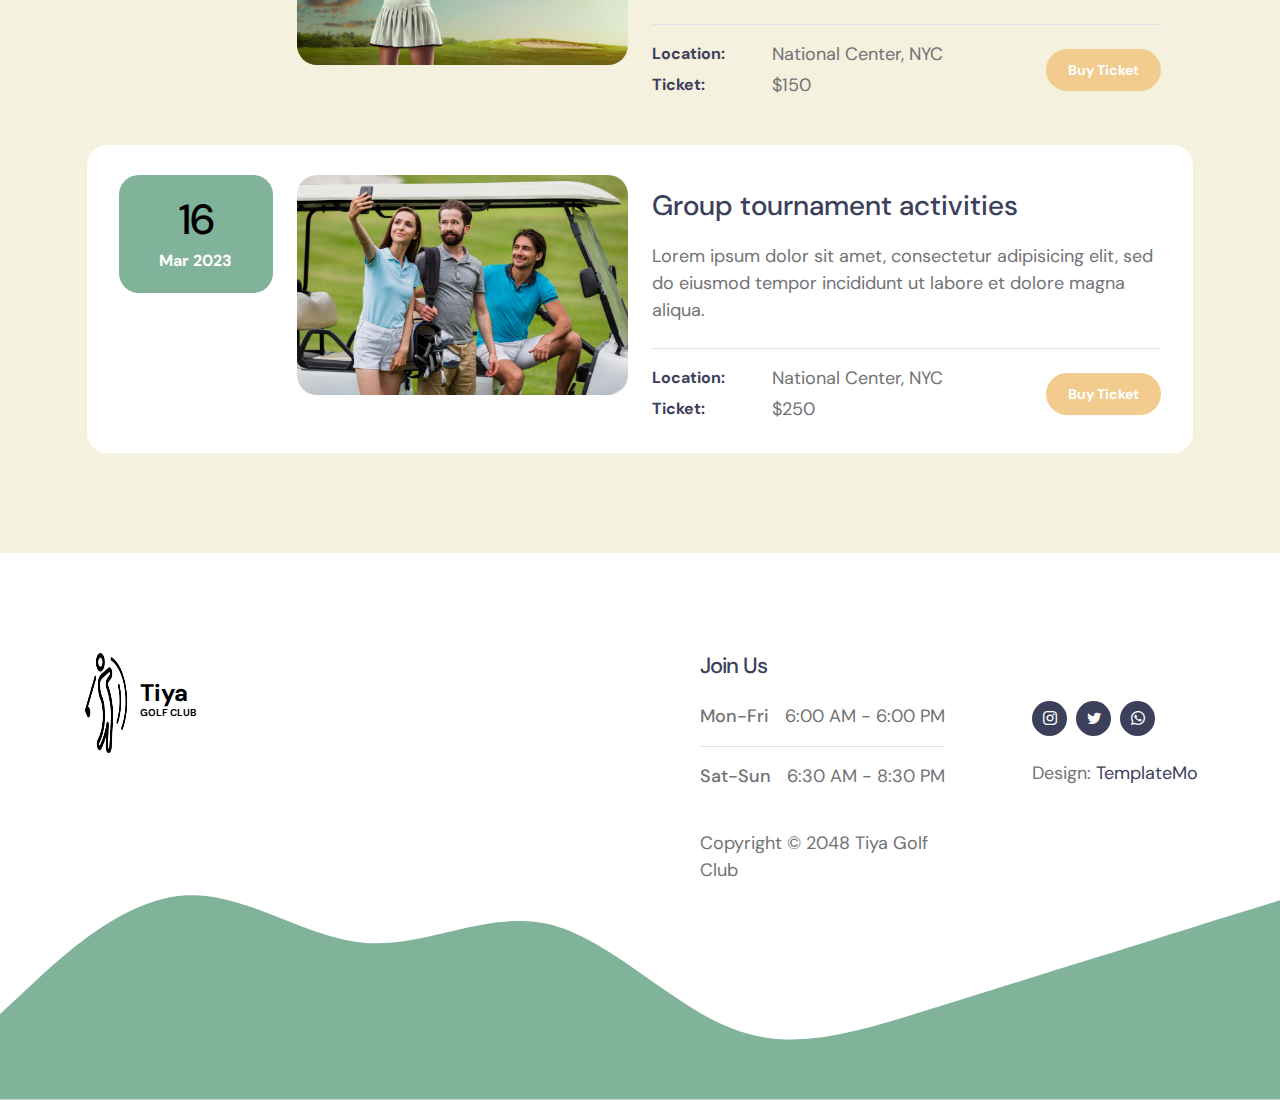
<file: event-listing.html>
<!doctype html>
<html lang="en">
    <head>
        <meta charset="utf-8">
        <meta name="viewport" content="width=device-width, initial-scale=1">

        <meta name="description" content="">
        <meta name="author" content="">

        <title>Tiya Golf Club - Event Listing</title>

        <!-- CSS FILES -->                
        <link rel="preconnect" href="https://fonts.googleapis.com">

        <link rel="preconnect" href="https://fonts.gstatic.com" crossorigin>

        <link href="https://fonts.googleapis.com/css2?family=DM+Sans:ital,wght@0,400;0,500;0,700;1,400&display=swap" rel="stylesheet">

        <link href="css/bootstrap.min.css" rel="stylesheet">

        <link href="css/bootstrap-icons.css" rel="stylesheet">

        <link href="css/templatemo-tiya-golf-club.css" rel="stylesheet">
        

    </head>
    
    <body>

        <main>

            <nav class="navbar navbar-expand-lg">                
                <div class="container">
                    <a class="navbar-brand d-flex align-items-center" href="index.html">
                        <img src="images/logo.png" class="navbar-brand-image img-fluid" alt="Tiya Golf Club">
                        <span class="navbar-brand-text">
                            Tiya
                            <small>Golf Club</small>
                        </span>
                    </a>

                    <div class="d-lg-none ms-auto me-3">
                        <a class="btn custom-btn custom-border-btn" data-bs-toggle="offcanvas" href="#offcanvasExample" role="button" aria-controls="offcanvasExample">Member Login</a>
                    </div>
    
                    <button class="navbar-toggler" type="button" data-bs-toggle="collapse" data-bs-target="#navbarNav" aria-controls="navbarNav" aria-expanded="false" aria-label="Toggle navigation">
                        <span class="navbar-toggler-icon"></span>
                    </button>
    
                    <div class="collapse navbar-collapse" id="navbarNav">
                        <ul class="navbar-nav ms-lg-auto">
                            <li class="nav-item">
                                <a class="nav-link" href="index.html#section_1">Home</a>
                            </li>
    
                            <li class="nav-item">
                                <a class="nav-link" href="index.html#section_2">About</a>
                            </li>

                            <li class="nav-item">
                                <a class="nav-link" href="index.html#section_3">Membership</a>
                            </li>

                            <li class="nav-item">
                                <a class="nav-link" href="index.html#section_4">Events</a>
                            </li>

                            <li class="nav-item">
                                <a class="nav-link" href="index.html#section_5">Contact Us</a>
                            </li>

                            <li class="nav-item dropdown">
                                <a class="nav-link dropdown-toggle" href="#" id="navbarLightDropdownMenuLink" role="button" data-bs-toggle="dropdown" aria-expanded="false">Pages</a>

                                <ul class="dropdown-menu dropdown-menu-light" aria-labelledby="navbarLightDropdownMenuLink">
                                    <li><a class="dropdown-item active" href="event-listing.html">Event Listing</a></li>

                                    <li><a class="dropdown-item" href="event-detail.html">Event Detail</a></li>
                                </ul>
                            </li>
                        </ul>

                        <div class="d-none d-lg-block ms-lg-3">
                            <a class="btn custom-btn custom-border-btn" data-bs-toggle="offcanvas" href="#offcanvasExample" role="button" aria-controls="offcanvasExample">Member Login</a>
                        </div>
                    </div>
                </div>
            </nav>

            <div class="offcanvas offcanvas-end" data-bs-scroll="true" tabindex="-1" id="offcanvasExample" aria-labelledby="offcanvasExampleLabel">                
                <div class="offcanvas-header">
                    <h5 class="offcanvas-title" id="offcanvasExampleLabel">Member Login</h5>
                    
                    <button type="button" class="btn-close" data-bs-dismiss="offcanvas" aria-label="Close"></button>
                </div>
                
                <div class="offcanvas-body d-flex flex-column">
                    <form class="custom-form member-login-form" action="#" method="post" role="form">

                        <div class="member-login-form-body">
                            <div class="mb-4">
                                <label class="form-label mb-2" for="member-login-number">Membership No.</label>

                                <input type="text" name="member-login-number" id="member-login-number" class="form-control" placeholder="11002560" required>
                            </div>

                            <div class="mb-4">
                                <label class="form-label mb-2" for="member-login-password">Password</label>

                                <input type="password" name="member-login-password" id="member-login-password" pattern="[0-9a-zA-Z]{4,10}" class="form-control" placeholder="Password" required="">
                            </div>

                            <div class="form-check mb-4">
                                <input class="form-check-input" type="checkbox" value="" id="flexCheckDefault">
                              
                                <label class="form-check-label" for="flexCheckDefault">
                                    Remember me
                                </label>
                            </div>

                            <div class="col-lg-5 col-md-7 col-8 mx-auto">
                                <button type="submit" class="form-control">Login</button>
                            </div>

                            <div class="text-center my-4">
                                <a href="#">Forgotten password?</a>
                            </div>
                        </div>
                    </form>

                    <div class="mt-auto mb-5">
                        <p>
                            <strong class="text-white me-3">Any Questions?</strong>

                            <a href="tel: 010-020-0340" class="contact-link">
                            	010-020-0340
                            </a>
                        </p>
                    </div>
                </div>

                <svg xmlns="http://www.w3.org/2000/svg" viewBox="0 0 1440 320"><path fill="#3D405B" fill-opacity="1" d="M0,224L34.3,192C68.6,160,137,96,206,90.7C274.3,85,343,139,411,144C480,149,549,107,617,122.7C685.7,139,754,213,823,240C891.4,267,960,245,1029,224C1097.1,203,1166,181,1234,160C1302.9,139,1371,117,1406,106.7L1440,96L1440,320L1405.7,320C1371.4,320,1303,320,1234,320C1165.7,320,1097,320,1029,320C960,320,891,320,823,320C754.3,320,686,320,617,320C548.6,320,480,320,411,320C342.9,320,274,320,206,320C137.1,320,69,320,34,320L0,320Z"></path></svg>
            </div>
            

            <section class="hero-section hero-50 d-flex justify-content-center align-items-center" id="section_1">

                <div class="section-overlay"></div>

                <svg viewBox="0 0 1962 178" xmlns="http://www.w3.org/2000/svg" xmlns:xlink="http://www.w3.org/1999/xlink"><path fill="#3D405B" d="M 0 114 C 118.5 114 118.5 167 237 167 L 237 167 L 237 0 L 0 0 Z" stroke-width="0"></path> <path fill="#3D405B" d="M 236 167 C 373 167 373 128 510 128 L 510 128 L 510 0 L 236 0 Z" stroke-width="0"></path> <path fill="#3D405B" d="M 509 128 C 607 128 607 153 705 153 L 705 153 L 705 0 L 509 0 Z" stroke-width="0"></path><path fill="#3D405B" d="M 704 153 C 812 153 812 113 920 113 L 920 113 L 920 0 L 704 0 Z" stroke-width="0"></path><path fill="#3D405B" d="M 919 113 C 1048.5 113 1048.5 148 1178 148 L 1178 148 L 1178 0 L 919 0 Z" stroke-width="0"></path><path fill="#3D405B" d="M 1177 148 C 1359.5 148 1359.5 129 1542 129 L 1542 129 L 1542 0 L 1177 0 Z" stroke-width="0"></path><path fill="#3D405B" d="M 1541 129 C 1751.5 129 1751.5 138 1962 138 L 1962 138 L 1962 0 L 1541 0 Z" stroke-width="0"></path></svg>

                <div class="container">
                    <div class="row">

                        <div class="col-lg-6 col-12">

                            <h1 class="text-white mb-4 pb-2">Event Listing</h1>

                            <a href="#section_3" class="btn custom-btn smoothscroll me-3">Explore Events</a>
                        </div>

                    </div>
                </div>

                <svg viewBox="0 0 1962 178" xmlns="http://www.w3.org/2000/svg" xmlns:xlink="http://www.w3.org/1999/xlink"><path fill="#ffffff" d="M 0 114 C 118.5 114 118.5 167 237 167 L 237 167 L 237 0 L 0 0 Z" stroke-width="0"></path> <path fill="#ffffff" d="M 236 167 C 373 167 373 128 510 128 L 510 128 L 510 0 L 236 0 Z" stroke-width="0"></path> <path fill="#ffffff" d="M 509 128 C 607 128 607 153 705 153 L 705 153 L 705 0 L 509 0 Z" stroke-width="0"></path><path fill="#ffffff" d="M 704 153 C 812 153 812 113 920 113 L 920 113 L 920 0 L 704 0 Z" stroke-width="0"></path><path fill="#ffffff" d="M 919 113 C 1048.5 113 1048.5 148 1178 148 L 1178 148 L 1178 0 L 919 0 Z" stroke-width="0"></path><path fill="#ffffff" d="M 1177 148 C 1359.5 148 1359.5 129 1542 129 L 1542 129 L 1542 0 L 1177 0 Z" stroke-width="0"></path><path fill="#ffffff" d="M 1541 129 C 1751.5 129 1751.5 138 1962 138 L 1962 138 L 1962 0 L 1541 0 Z" stroke-width="0"></path></svg>
            </section>


            <section class="events-section section-padding" id="section_2">
                <div class="container">
                    <div class="row">

                        <div class="col-lg-12 col-12">
                            <h2 class="mb-lg-5 mb-4">Latest events</h2>
                        </div>

                        <div class="col-lg-6 col-12 mb-5 mb-lg-0">
                            <div class="custom-block-image-wrap">
                                <a href="event-detail.html">
                                    <img src="images/anna-rosar-ew-olGvgCCs-unsplash.jpg" class="custom-block-image img-fluid" alt="">

                                    <i class="custom-block-icon bi-link"></i>
                                </a>

                                <div class="custom-block-date-wrap">
                                    <strong class="text-white">18 Feb 2023</strong>
                                </div>

                                <div class="custom-btn-wrap">
                                    <a href="event-detail.html" class="btn custom-btn">Buy Ticket</a>
                                </div>
                            </div>

                            <div class="custom-block-info">
                                <a href="event-detail.html" class="events-title mb-2">Single Tournament</a>

                                <p class="mb-0">Lorem ipsum dolor sit amet, consectetur adipisicing elit do eiusmod tempor</p>


                                <div class="border-top mt-4 pt-3">
                                    <div class="d-flex flex-wrap align-items-center mb-1">
                                        <span class="custom-block-span">Location:</span>

                                        <p class="mb-0">National Center, NYC</p>
                                    </div>

                                    <div class="d-flex flex-wrap align-items-center">
                                        <span class="custom-block-span">Ticket:</span>

                                        <p class="mb-0">$150</p>
                                    </div>
                                </div>
                            </div>
                        </div>

                        <div class="col-lg-6 col-12">
                            <div class="custom-block-image-wrap">
                                <a href="event-detail.html">
                                    <img src="images/frederik-rosar-NDSZcCfnsbY-unsplash.jpg" class="custom-block-image img-fluid" alt="">

                                    <i class="custom-block-icon bi-link"></i>
                                </a>

                                <div class="custom-block-date-wrap">
                                    <strong class="text-white">24 Feb 2023</strong>
                                </div>

                                <div class="custom-btn-wrap">
                                    <a href="event-detail.html" class="btn custom-btn">Buy Ticket</a>
                                </div>
                            </div>

                            <div class="custom-block-info">
                                <a href="event-detail.html" class="events-title mb-2">Group Tournaments</a>

                                <p class="mb-0">Lorem ipsum dolor sit amet, consectetur adipisicing elit do eiusmod tempor</p>


                                <div class="border-top mt-4 pt-3">
                                    <div class="d-flex flex-wrap align-items-center mb-1">
                                        <span class="custom-block-span">Location:</span>

                                        <p class="mb-0">National Center, NYC</p>
                                    </div>

                                    <div class="d-flex flex-wrap align-items-center">
                                        <span class="custom-block-span">Ticket:</span>

                                        <p class="mb-0">$250</p>
                                    </div>
                                </div>
                            </div>
                        </div>

                    </div>
                </div>
            </section>


            <section class="events-section events-listing-section section-bg section-padding" id="section_3">
                <div class="container">
                    <div class="row">

                        <div class="col-lg-12 col-12">
                            <h2 class="mb-3">Upcoming Events</h2>
                        </div>

                        <div class="row custom-block mb-3">
                            <div class="col-lg-2 col-md-4 col-12 order-2 order-md-0 order-lg-0">
                                <div class="custom-block-date-wrap d-flex d-lg-block d-md-block align-items-center mt-3 mt-lg-0 mt-md-0">
                                    <h6 class="custom-block-date mb-lg-1 mb-0 me-3 me-lg-0 me-md-0">24</h6>
                                    
                                    <strong class="text-white">Feb 2023</strong>
                                </div>
                            </div>

                            <div class="col-lg-4 col-md-8 col-12 order-1 order-lg-0">
                                <div class="custom-block-image-wrap">
                                    <a href="event-detail.html">
                                        <img src="images/professional-golf-player.jpg" class="custom-block-image img-fluid" alt="">

                                        <i class="custom-block-icon bi-link"></i>
                                    </a>
                                </div>
                            </div>

                            <div class="col-lg-6 col-12 order-3 order-lg-0">
                                <div class="custom-block-info mt-2 mt-lg-0">
                                    <a href="event-detail.html" class="events-title mb-3">Private Golf Courses</a>

                                    <p class="mb-0">You can browse many different categories of CSS templates using <a href="https://templatemo.com/tag" target="_blank">tags</a> on TemplateMo website. Feel free to browse more templates and download them free instantly.</p>

                                    <div class="d-flex flex-wrap border-top mt-4 pt-3">

                                        <div class="mb-4 mb-lg-0">
                                            <div class="d-flex flex-wrap align-items-center mb-1">
                                                <span class="custom-block-span">Location:</span>

                                                <p class="mb-0">National Center, NYC</p>
                                            </div>

                                            <div class="d-flex flex-wrap align-items-center">
                                                <span class="custom-block-span">Ticket:</span>

                                                <p class="mb-0">$150</p>
                                            </div>
                                        </div>

                                        <div class="d-flex align-items-center ms-lg-auto">
                                            <a href="event-detail.html" class="btn custom-btn">Buy Ticket</a>
                                        </div>
                                    </div>
                                </div>
                            </div>
                        </div>

                        <div class="row custom-block custom-block-bg">
                            <div class="col-lg-2 col-md-4 col-12 order-2 order-md-0 order-lg-0">
                                <div class="custom-block-date-wrap d-flex d-lg-block d-md-block align-items-center mt-3 mt-lg-0 mt-md-0">
                                    <h6 class="custom-block-date mb-lg-1 mb-0 me-3 me-lg-0 me-md-0">16</h6>
                                    
                                    <strong class="text-white">Mar 2023</strong>
                                </div>
                            </div>

                            <div class="col-lg-4 col-md-8 col-12 order-1 order-lg-0">
                                <div class="custom-block-image-wrap">
                                    <a href="event-detail.html">
                                        <img src="images/girl-taking-selfie-with-friends-golf-field.jpg" class="custom-block-image img-fluid" alt="">

                                        <i class="custom-block-icon bi-link"></i>
                                    </a>
                                </div>
                            </div>

                            <div class="col-lg-6 col-12 order-3 order-lg-0">
                                <div class="custom-block-info mt-2 mt-lg-0">
                                    <a href="event-detail.html" class="events-title mb-3">Group tournament activities</a>

                                    <p class="mb-0">Lorem ipsum dolor sit amet, consectetur adipisicing elit, sed do eiusmod tempor incididunt ut labore et dolore magna aliqua.</p>

                                    <div class="d-flex flex-wrap border-top mt-4 pt-3">

                                        <div class="mb-4 mb-lg-0">
                                            <div class="d-flex flex-wrap align-items-center mb-1">
                                                <span class="custom-block-span">Location:</span>

                                                <p class="mb-0">National Center, NYC</p>
                                            </div>

                                            <div class="d-flex flex-wrap align-items-center">
                                                <span class="custom-block-span">Ticket:</span>

                                                <p class="mb-0">$250</p>
                                            </div>
                                        </div>

                                        <div class="d-flex align-items-center ms-lg-auto">
                                            <a href="event-detail.html" class="btn custom-btn">Buy Ticket</a>
                                        </div>
                                    </div>
                                </div>
                            </div>
                        </div>

                    </div>
                </div>
            </section>
        </main>

        <footer class="site-footer">
            <div class="container">
                <div class="row">

                    <div class="col-lg-6 col-12 me-auto mb-5 mb-lg-0">
                        <a class="navbar-brand d-flex align-items-center" href="index.html">
                            <img src="images/logo.png" class="navbar-brand-image img-fluid" alt="">
                            <span class="navbar-brand-text">
                                Tiya
                                <small>Golf Club</small>
                            </span>
                        </a>
                    </div>

                    <div class="col-lg-3 col-12">
                        <h5 class="site-footer-title mb-4">Join Us</h5>

                        <p class="d-flex border-bottom pb-3 mb-3 me-lg-3">
                            <span>Mon-Fri</span>
                            6:00 AM - 6:00 PM
                        </p>

                        <p class="d-flex me-lg-3">
                            <span>Sat-Sun</span>
                            6:30 AM - 8:30 PM
                        </p>
                        <br>
                        <p class="copyright-text">Copyright © 2048 Tiya Golf Club</p>
                    </div>

                        <div class="col-lg-2 col-12 ms-auto">
                            <ul class="social-icon mt-lg-5 mt-3 mb-4">
                                <li class="social-icon-item">
                                    <a href="#" class="social-icon-link bi-instagram"></a>
                                </li>

                                <li class="social-icon-item">
                                    <a href="#" class="social-icon-link bi-twitter"></a>
                                </li>

                                <li class="social-icon-item">
                                    <a href="#" class="social-icon-link bi-whatsapp"></a>
                                </li>
                            </ul>

                            <p class="copyright-text">Design: <a rel="nofollow" href="https://templatemo.com" target="_blank">TemplateMo</a></p>
                        </div>

                </div>
            </div>

            <svg xmlns="http://www.w3.org/2000/svg" viewBox="0 0 1440 320"><path fill="#81B29A" fill-opacity="1" d="M0,224L34.3,192C68.6,160,137,96,206,90.7C274.3,85,343,139,411,144C480,149,549,107,617,122.7C685.7,139,754,213,823,240C891.4,267,960,245,1029,224C1097.1,203,1166,181,1234,160C1302.9,139,1371,117,1406,106.7L1440,96L1440,320L1405.7,320C1371.4,320,1303,320,1234,320C1165.7,320,1097,320,1029,320C960,320,891,320,823,320C754.3,320,686,320,617,320C548.6,320,480,320,411,320C342.9,320,274,320,206,320C137.1,320,69,320,34,320L0,320Z"></path></svg>
        </footer>


        <!-- JAVASCRIPT FILES -->
        <script src="js/jquery.min.js"></script>
        <script src="js/bootstrap.bundle.min.js"></script>
        <script src="js/jquery.sticky.js"></script>
        <script src="js/custom.js"></script>

    </body>
</html>
</file>
<file: css/templatemo-tiya-golf-club.css>
/*

TemplateMo 587 Tiya Golf Club

https://templatemo.com/tm-587-tiya-golf-club

*/


/*---------------------------------------
  CUSTOM PROPERTIES ( VARIABLES )             
-----------------------------------------*/
:root {
  --white-color:                  #ffffff;
  --primary-color:                #81B29A;
  --secondary-color:              #3D405B;
  --section-bg-color:             #F4F1DE;
  --custom-btn-bg-color:          #F2CC8F;
  --custom-btn-bg-hover-color:    #E07A5F;
  --dark-color:                   #000000;
  --p-color:                      #717275;
  --link-hover-color:             #F2CC8F;

  --body-font-family:             'DM Sans', sans-serif;

  --h1-font-size:                 42px;
  --h2-font-size:                 36px;
  --h3-font-size:                 28px;
  --h4-font-size:                 24px;
  --h5-font-size:                 22px;
  --h6-font-size:                 20px;
  --p-font-size:                  18px;
  --menu-font-size:               16px;
  --btn-font-size:                14px;

  --border-radius-large:          100px;
  --border-radius-medium:         20px;
  --border-radius-small:          10px;

  --font-weight-normal:           400;
  --font-weight-medium:           500;
  --font-weight-bold:             700;
}

body {
  background-color: var(--white-color);
  font-family: var(--body-font-family); 
}


/*---------------------------------------
  TYPOGRAPHY               
-----------------------------------------*/

h2,
h3,
h4,
h5,
h6 {
  color: var(--dark-color);
}

h1,
h2,
h3,
h4,
h5,
h6 {
  font-weight: var(--font-weight-medium);
  letter-spacing: -1px;
}

h1 {
  font-size: var(--h1-font-size);
  font-weight: var(--font-weight-bold);
}

h2 {
  font-size: var(--h2-font-size);
  font-weight: var(--font-weight-bold);
}

h3 {
  font-size: var(--h3-font-size);
}

h4 {
  font-size: var(--h4-font-size);
}

h5 {
  font-size: var(--h5-font-size);
}

h6 {
  font-size: var(--h6-font-size);
}

p {
  color: var(--p-color);
  font-size: var(--p-font-size);
  font-weight: var(--font-weight-normal);
}

ul li {
  color: var(--p-color);
  font-size: var(--p-font-size);
  font-weight: var(--font-weight-normal);
}

a, 
button {
  touch-action: manipulation;
  transition: all 0.3s;
}

a {
  display: inline-block;
  color: var(--secondary-color);
  text-decoration: none;
}

a:hover {
  color: var(--link-hover-color);
}

b,
strong {
  font-weight: var(--font-weight-bold);
}


/*---------------------------------------
  SECTION               
-----------------------------------------*/
.section-bg {
  background-color: var(--section-bg-color);
}

.section-padding {
  padding-top: 100px;
  padding-bottom: 100px;
}

.section-overlay {
  content: "";
  background: rgba(0, 0, 0, 0) linear-gradient(rgba(39, 48, 83, 0.01) 0%, rgb(39, 48, 83) 100%) repeat scroll 0% 0%;
  position: absolute;
  top: 0;
  right: 0;
  bottom: 0;
  left: 0;
}

::selection {
  background-color: var(--primary-color);
  color: var(--white-color);
}


/*---------------------------------------
  ANIMATED HEADLINE               
-----------------------------------------*/
.cd-words-wrapper {
  display: inline-block;
  position: relative;
  text-align: left;
}

.cd-words-wrapper b {
  color: var(--link-hover-color);
  display: inline-block;
  position: absolute;
  white-space: nowrap;
  left: 0;
  top: 0;
}

.cd-words-wrapper b.is-visible {
  position: relative;
}

.no-js .cd-words-wrapper b {
  opacity: 0;
}

.no-js .cd-words-wrapper b.is-visible {
  opacity: 1;
}

.cd-headline.rotate-1 .cd-words-wrapper {
  -webkit-perspective: 300px;
  -moz-perspective: 300px;
  perspective: 300px;
}
.cd-headline.rotate-1 b {
  opacity: 0;
  -webkit-transform-origin: 50% 100%;
  -moz-transform-origin: 50% 100%;
  -ms-transform-origin: 50% 100%;
  -o-transform-origin: 50% 100%;
  transform-origin: 50% 100%;
  -webkit-transform: rotateX(180deg);
  -moz-transform: rotateX(180deg);
  -ms-transform: rotateX(180deg);
  -o-transform: rotateX(180deg);
  transform: rotateX(180deg);
}
.cd-headline.rotate-1 b.is-visible {
  opacity: 1;
  -webkit-transform: rotateX(0deg);
  -moz-transform: rotateX(0deg);
  -ms-transform: rotateX(0deg);
  -o-transform: rotateX(0deg);
  transform: rotateX(0deg);
  -webkit-animation: cd-rotate-1-in 1.2s;
  -moz-animation: cd-rotate-1-in 1.2s;
  animation: cd-rotate-1-in 1.2s;
}
.cd-headline.rotate-1 b.is-hidden {
  -webkit-transform: rotateX(180deg);
  -moz-transform: rotateX(180deg);
  -ms-transform: rotateX(180deg);
  -o-transform: rotateX(180deg);
  transform: rotateX(180deg);
  -webkit-animation: cd-rotate-1-out 1.2s;
  -moz-animation: cd-rotate-1-out 1.2s;
  animation: cd-rotate-1-out 1.2s;
}

@-webkit-keyframes cd-rotate-1-in {
  0% {
    -webkit-transform: rotateX(180deg);
    opacity: 0;
  }
  35% {
    -webkit-transform: rotateX(120deg);
    opacity: 0;
  }
  65% {
    opacity: 0;
  }
  100% {
    -webkit-transform: rotateX(360deg);
    opacity: 1;
  }
}
@-moz-keyframes cd-rotate-1-in {
  0% {
    -moz-transform: rotateX(180deg);
    opacity: 0;
  }
  35% {
    -moz-transform: rotateX(120deg);
    opacity: 0;
  }
  65% {
    opacity: 0;
  }
  100% {
    -moz-transform: rotateX(360deg);
    opacity: 1;
  }
}
@keyframes cd-rotate-1-in {
  0% {
    -webkit-transform: rotateX(180deg);
    -moz-transform: rotateX(180deg);
    -ms-transform: rotateX(180deg);
    -o-transform: rotateX(180deg);
    transform: rotateX(180deg);
    opacity: 0;
  }
  35% {
    -webkit-transform: rotateX(120deg);
    -moz-transform: rotateX(120deg);
    -ms-transform: rotateX(120deg);
    -o-transform: rotateX(120deg);
    transform: rotateX(120deg);
    opacity: 0;
  }
  65% {
    opacity: 0;
  }
  100% {
    -webkit-transform: rotateX(360deg);
    -moz-transform: rotateX(360deg);
    -ms-transform: rotateX(360deg);
    -o-transform: rotateX(360deg);
    transform: rotateX(360deg);
    opacity: 1;
  }
}
@-webkit-keyframes cd-rotate-1-out {
  0% {
    -webkit-transform: rotateX(0deg);
    opacity: 1;
  }
  35% {
    -webkit-transform: rotateX(-40deg);
    opacity: 1;
  }
  65% {
    opacity: 0;
  }
  100% {
    -webkit-transform: rotateX(180deg);
    opacity: 0;
  }
}
@-moz-keyframes cd-rotate-1-out {
  0% {
    -moz-transform: rotateX(0deg);
    opacity: 1;
  }
  35% {
    -moz-transform: rotateX(-40deg);
    opacity: 1;
  }
  65% {
    opacity: 0;
  }
  100% {
    -moz-transform: rotateX(180deg);
    opacity: 0;
  }
}
@keyframes cd-rotate-1-out {
  0% {
    -webkit-transform: rotateX(0deg);
    -moz-transform: rotateX(0deg);
    -ms-transform: rotateX(0deg);
    -o-transform: rotateX(0deg);
    transform: rotateX(0deg);
    opacity: 1;
  }
  35% {
    -webkit-transform: rotateX(-40deg);
    -moz-transform: rotateX(-40deg);
    -ms-transform: rotateX(-40deg);
    -o-transform: rotateX(-40deg);
    transform: rotateX(-40deg);
    opacity: 1;
  }
  65% {
    opacity: 0;
  }
  100% {
    -webkit-transform: rotateX(180deg);
    -moz-transform: rotateX(180deg);
    -ms-transform: rotateX(180deg);
    -o-transform: rotateX(180deg);
    transform: rotateX(180deg);
    opacity: 0;
  }
}


/*---------------------------------------
  CUSTOM BUTTON               
-----------------------------------------*/
.custom-btn {
  background: var(--custom-btn-bg-color);
  border: 2px solid transparent;
  border-radius: var(--border-radius-large);
  color: var(--white-color);
  font-size: var(--btn-font-size);
  font-weight: var(--font-weight-bold);
  line-height: normal;
  transition: all 0.3s;
  padding: 10px 20px;
}

.custom-btn:hover {
  background: var(--custom-btn-bg-hover-color);
  color: var(--white-color);
}

.custom-border-btn {
  background: transparent;
  border: 2px solid var(--custom-btn-bg-color);
  color: var(--custom-btn-bg-color);
}

.custom-border-btn:hover {
  background: var(--custom-btn-bg-color);
  border-color: transparent;
  color: var(--white-color);
}

.custom-btn-bg-white {
  border-color: var(--white-color);
  color: var(--white-color);
}

.custom-btn-group .link {
  color: var(--white-color);
  font-weight: var(--font-weight-medium);
}

.custom-btn-group .link:hover {
  color: var(--link-hover-color);
}


/*---------------------------------------
  NAVIGATION BAR & OFFCANVAS              
-----------------------------------------*/
.offcanvas {
  background-color: var(--primary-color);
  padding: 30px;
}

.offcanvas.offcanvas-end {
  border-left: 0;
}

.offcanvas-header .btn-close {
  transition: all 0.3s;
}

.offcanvas-header .btn-close:hover {
  transform: rotate(180deg);
}

.offcanvas svg {
  position: absolute;
  bottom: 0;
  right: 0;
  left: 0;
}

.sticky-wrapper {
  position: absolute;
  top: 0;
  right: 0;
  left: 0;
}

.sticky-wrapper.is-sticky .navbar {
  background-color: rgb(61 64 91);
}

.navbar {
  background: transparent;
  z-index: 99;
  padding-top: 15px;
  padding-bottom: 15px;
}

.navbar-brand,
.navbar-brand:hover {
  font-size: var(--h4-font-size);
  font-weight: var(--font-weight-bold);
  display: block;
  color: var(--dark-color);
  max-width: 48px;
}

.navbar .navbar-brand,
.navbar .navbar-brand:hover {
  color: var(--white-color);
}

/* .navbar .navbar-brand-image {
  filter: brightness(0) invert(1);
} */

.navbar-brand-image {
  width: 58px;
  height: 100px;
}

.navbar-brand-text {
  line-height: normal;
  margin-left: 10px;
  position: relative;
  bottom: 5px;
}

.navbar-brand-text small {
  display: block;
  font-size: 10px;
  line-height: 1;
  text-transform: uppercase;
}

.navbar-expand-lg .navbar-nav .nav-link {
  border-radius: var(--border-radius-large);
  margin: 10px;
  padding: 10px;
}

.navbar-nav .nav-link {
  display: inline-block;
  color: var(--white-color);
  font-size: var(--menu-font-size);
  font-weight: var(--font-weight-medium);
  padding-top: 15px;
  padding-bottom: 15px;
}

.navbar-nav .nav-link.active, 
.navbar-nav .nav-link:hover {
  color: var(--link-hover-color);
}

.navbar .dropdown-menu {
  background: var(--white-color);
  box-shadow: 0 1rem 3rem rgba(0,0,0,.175);
  border: 0;
  display: inherit;
  opacity: 0;
  min-width: 9rem;
  margin-top: 20px;
  padding: 13px 0 10px 0;
  transition: all 0.3s;
  pointer-events: none;
}

.navbar .dropdown-menu::before {
  content: "";
  width: 0;
  height: 0;
  border-left: 20px solid transparent;
  border-right: 20px solid transparent;
  border-bottom: 15px solid var(--white-color);
  position: absolute;
  top: -10px;
  left: 10px;
}

.navbar .dropdown-item {
  display: inline-block;
  color: var(--p-color);
  font-size: var(--menu-font-size);
  font-weight: var(--font-weight-medium);
  position: relative;
}

.navbar .dropdown-item.active, 
.navbar .dropdown-item:active,
.navbar .dropdown-item:focus, 
.navbar .dropdown-item:hover {
  background: transparent;
  color: var(--link-hover-color);
}

.navbar .dropdown-toggle::after {
  content: "\f282";
  display: inline-block;
  font-family: bootstrap-icons !important;
  font-size: var(--copyright-font-size);
  font-style: normal;
  font-weight: normal !important;
  font-variant: normal;
  text-transform: none;
  line-height: 1;
  vertical-align: -.125em;
  -webkit-font-smoothing: antialiased;
  -moz-osx-font-smoothing: grayscale;
  position: relative;
  left: 2px;
  border: 0;
}

@media screen and (min-width: 992px) {
  .navbar .dropdown:hover .dropdown-menu {
    opacity: 1;
    margin-top: 0;
    pointer-events: auto;
  }
}

.navbar-toggler {
  border: 0;
  padding: 0;
  cursor: pointer;
  margin: 0;
  width: 30px;
  height: 35px;
  outline: none;
}

.navbar-toggler:focus {
  outline: none;
  box-shadow: none;
}

.navbar-toggler[aria-expanded="true"] .navbar-toggler-icon {
  background: transparent;
}

.navbar-toggler[aria-expanded="true"] .navbar-toggler-icon:before,
.navbar-toggler[aria-expanded="true"] .navbar-toggler-icon:after {
  transition: top 300ms 50ms ease, -webkit-transform 300ms 350ms ease;
  transition: top 300ms 50ms ease, transform 300ms 350ms ease;
  transition: top 300ms 50ms ease, transform 300ms 350ms ease, -webkit-transform 300ms 350ms ease;
  top: 0;
}

.navbar-toggler[aria-expanded="true"] .navbar-toggler-icon:before {
  transform: rotate(45deg);
}

.navbar-toggler[aria-expanded="true"] .navbar-toggler-icon:after {
  transform: rotate(-45deg);
}

.navbar-toggler .navbar-toggler-icon {
  background: var(--white-color);
  transition: background 10ms 300ms ease;
  display: block;
  width: 30px;
  height: 2px;
  position: relative;
}

.navbar-toggler .navbar-toggler-icon:before,
.navbar-toggler .navbar-toggler-icon:after {
  transition: top 300ms 350ms ease, -webkit-transform 300ms 50ms ease;
  transition: top 300ms 350ms ease, transform 300ms 50ms ease;
  transition: top 300ms 350ms ease, transform 300ms 50ms ease, -webkit-transform 300ms 50ms ease;
  position: absolute;
  right: 0;
  left: 0;
  background: var(--white-color);
  width: 30px;
  height: 2px;
  content: '';
}

.navbar-toggler .navbar-toggler-icon::before {
  top: -8px;
}

.navbar-toggler .navbar-toggler-icon::after {
  top: 8px;
}


/*---------------------------------------
  HERO        
-----------------------------------------*/
.hero-section {
  background-image: url('../images/anna-rosar-ZxFyVBHMK-c-unsplash.jpg');
  background-repeat: no-repeat;
  background-size: cover;
  background-position: center;
  position: relative;
  padding-top: 100px;
  padding-bottom: 100px;
  height: 100vh;
  min-height: 670px;
  margin-bottom: -90px;
}

.hero-50 {
  height: auto;
  min-height: 540px;
  margin-bottom: -100px;
}

.hero-50 .container + svg {
  transform: rotate(180deg);
}

.hero-section .ratio {
  border-radius: var(--border-radius-medium);
  overflow: hidden;
}

.hero-section svg {
  position: absolute;
  right: 0;
  left: 0;
}

.hero-section > svg {
  top: 0;
}

.hero-section .container + svg {
  top: auto;
  bottom: -1px;
}

.hero-section .row {
  position: relative;
  z-index: 22;
}


/*---------------------------------------
  BACKGROUND IMAGE SECTION        
-----------------------------------------*/
.section-bg-image {
  background-image: url('../images/frederik-rosar-NDSZcCfnsbY-unsplash.jpg');
  background-repeat: no-repeat;
  background-size: cover;
  background-position: center;
  position: relative;
  margin-bottom: -70px;
}

.section-bg-image .container + svg {
  transform: rotate(180deg);
  position: relative;
  bottom: -1px;
}

.section-bg-image-block {
  backdrop-filter: blur(5px) saturate(180%);
  -webkit-backdrop-filter: blur(5px) saturate(180%);
  background-color: rgba(255, 255, 255, 0.75);
  border-radius: var(--border-radius-medium);
  border: 1px solid rgba(209, 213, 219, 0.3);
  border-radius: var(--border-radius-medium);
  padding: 50px;
}

.section-bg-image-block .input-group {
  background-color: var(--white-color);
  border-radius: var(--border-radius-large);
  padding: 10px 15px;
}

.section-bg-image-block .input-group-text {
  background-color: transparent;
  border: 0;
}

.section-bg-image-block input[type="email"] {
  border: 0;
  box-shadow: none;
  margin-bottom: 0;
  padding-left: 0;
}

.section-bg-image-block button[type="submit"] {
  background-color: var(--primary-color);
  border: 0;
  border-radius: var(--border-radius-large) !important;
  color: var(--white-color);
  max-width: 150px;
}


/*---------------------------------------
  ABOUT SECTOIN              
-----------------------------------------*/
.about-section {
  padding-bottom: 70px;
}

.member-block-image-wrap {
  border-radius: var(--border-radius-medium);
  position: relative;
  overflow: hidden;
}

.member-block-image-wrap:hover .member-block-image {
  transform: scale(1.2);
}

.member-block-image-wrap:hover .social-icon {
  opacity: 1;
}

.member-block-image-wrap .social-icon {
  background-color: var(--white-color);
  border-radius: var(--border-radius-large);
  position: absolute;
  top: 50%;
  left: 50%;
  transform: translate(-50%, -50%);
  opacity: 0;
  transition: all 0.5s;
  padding: 15px 20px;
  width: auto;
}

.member-block-image {
  transition: all 0.3s;
}

.member-block-info {
  padding: 10px;
}

.member-block-info h4,
.member-block-info p {
  margin-bottom: 0;
}


/*---------------------------------------
  CUSTOM BLOCK              
-----------------------------------------*/
.custom-block {
  border-radius: var(--border-radius-medium);
  position: relative;
  overflow: hidden;
  padding: 30px 20px;
}

.custom-block-bg {
  background: var(--white-color);
}

.custom-block-date-wrap {
  background-color: var(--primary-color);
  border-radius: var(--border-radius-medium);
  text-align: center;
  padding: 20px 30px;
}

.custom-block-date {
  font-size: var(--h1-font-size);
}

.custom-block-image-wrap {
  border-radius: var(--border-radius-medium);
  position: relative;
  overflow: hidden;
}

.custom-block-image-wrap:hover .custom-block-image {
  transform: scale(1.2);
}

.custom-block-image-wrap:hover .custom-block-icon {
  opacity: 1;
}

.custom-block-image {
  transition: all 0.3s;
}

.custom-block-image-wrap .custom-block-date-wrap,
.custom-block-image-wrap .custom-btn-wrap {
  position: absolute;
  bottom: 0;
}

.custom-block-image-wrap .custom-block-date-wrap {
  border-radius: 0;
  left: 0;
  width: 50%;
  padding: 12.30px 20px;
}

.custom-block-image-wrap .custom-btn-wrap {
  right: 0;
  width: 50%;
}

.custom-block-image-wrap .custom-btn  {
  border-radius: 0;
  display: block;
  padding: 15px 20px;
}

.custom-block-info {
  padding-top: 10px;
}

.custom-block-image-wrap + .custom-block-info {
  padding-top: 20px;
}

.custom-block-span {
  color: var(--secondary-color);
  font-weight: var(--font-weight-bold);
  min-width: 110px;
  margin-right: 10px;
}

.custom-block-icon {
  background: var(--custom-btn-bg-color);
  border-radius: var(--border-radius-large);
  color: var(--white-color);
  width: 60px;
  height: 60px;
  line-height: 60px;
  text-align: center;
  font-size: var(--h3-font-size);
  position: absolute;
  top: 50%;
  left: 50%;
  transform: translate(-50%, -50%);
  opacity: 0;
  transition: all 0.5s;
}

.custom-block-icon:hover {
  background: var(--custom-btn-bg-hover-color);
  color: var(--white-color);
}


/*---------------------------------------
  EVENTS SECTION            
-----------------------------------------*/
.events-section.section-bg .container > .row {
  margin-right: 5px;
  margin-left: 5px;
}

.events-section.section-bg .container > .row .row {
  margin: auto;
}

.events-listing-section {
  margin-bottom: 100px;
}

.events-detail-section .custom-block-info {
  padding: 40px 60px;
}

.events-detail-info {
  background-color: var(--section-bg-color);
  border-radius: var(--border-radius-medium);
  padding: 50px 25px;
}

.events-title {
  font-size: var(--h3-font-size);
  font-weight: var(--font-weight-medium);
}


/*---------------------------------------
  MEMBERSHIP SECTION            
-----------------------------------------*/
.membership-section .container {
  position: relative;
  z-index: 2;
}

.table-responsive {
  border-radius: var(--border-radius-medium);
}

.table-responsive tbody, 
.table-responsive td, 
.table-responsive tfoot, 
.table-responsive th, 
.table-responsive thead, 
.table-responsive tr {
  border: 0;
}

.table-responsive thead tr {
  background-color: var(--secondary-color);
  color: var(--white-color);
}

.table-responsive thead th {
  padding: 22px 16px !important;
}

.table-responsive tbody tr:nth-child(even) {
  background-color: var(--section-bg-color);
}

.table>:not(caption)>*>* {
  padding: 18px 16px;
}

.table-responsive .bi-check-circle-fill {
  color: var(--primary-color);
}

.table-responsive .bi-x-circle-fill {
  color: var(--custom-btn-bg-hover-color);
}

.membership-form {
  background-color: var(--secondary-color);
  border-radius: var(--border-radius-medium);
  padding: 35px;
}

.membership-form .form-floating>textarea {
  border-radius: var(--border-radius-medium);
  height: 100px;
}


/*---------------------------------------
  CONTACT               
-----------------------------------------*/
.contact-form .form-floating>textarea {
  border-radius: var(--border-radius-medium);
  height: 120px;
}

.contact-info {
  position: relative;
}

.contact-info-item {
  background: var(--secondary-color);
  border-radius: var(--border-radius-medium);
  position: absolute;
  overflow: hidden;
  top: 50%;
  left: 50%;
  transform: translate(-50%, -50%);
  text-align: center;
}

.contact-info-body {
  padding: 20px 30px;
}

.contact-info-body strong,
.contact-info-item a {
  color: var(--white-color);
}

.contact-info-footer {
  background-color: var(--custom-btn-bg-hover-color);
  padding: 10px 20px;
  transition: all 0.3s;
}

.contact-info-footer:hover {
  background-color: var(--custom-btn-bg-color);
}

.contact-info-footer a {
  display: block;
  font-weight: var(--font-weight-bold);
}


/*---------------------------------------
  SITE FOOTER            
-----------------------------------------*/
.site-footer {
  position: relative;
  padding-bottom: 200px;
}

.site-footer .container {
  position: relative;
  z-index: 2;
}

.site-footer svg {
  position: absolute;
  bottom: 0;
  right: 0;
  left: 0;
  pointer-events: none;
}

.site-footer-title {
  color: var(--secondary-color);
}

.site-footer p span {
  font-weight: var(--font-weight-medium);
  margin-right: auto;
}


/*---------------------------------------
  CUSTOM FORM               
-----------------------------------------*/
.custom-form .form-control {
  border-radius: var(--border-radius-large);
  border-width: 2px;
  box-shadow: none;
  color: var(--p-color);
  margin-bottom: 20px;
  padding: 10px;
  padding-left: 20px;
  outline: none;
}

.custom-form .form-control:focus,
.custom-form .form-control:hover {
  border-color: var(--dark-color);
}

.form-floating>label {
  padding-left: 20px;
}

.custom-form button[type="submit"] {
  background: var(--custom-btn-bg-color);
  border: none;
  border-radius: var(--border-radius-large);
  color: var(--white-color);
  font-size: var(--p-font-size);
  font-weight: var(--font-weight-medium);
  transition: all 0.3s;
  margin-bottom: 0;
  padding-left: 10px;
}

.custom-form button[type="submit"]:hover,
.custom-form button[type="submit"]:focus {
  background: var(--custom-btn-bg-hover-color);
  border-color: transparent;
}

.header-form {
  position: relative;
}

.header-form .form-control {
  padding-left: 42px;
}

.header-form-icon {
  width: 24px;
  position: absolute;
  top: 0;
  margin: 12px;
  margin-left: 15px;
}


/*---------------------------------------
  SOCIAL ICON               
-----------------------------------------*/
.social-icon {
  margin: 0;
  padding: 0;
}

.social-icon-item {
  list-style: none;
  display: inline-block;
  vertical-align: top;
}

.social-icon-link {
  background: var(--secondary-color);
  border-radius: var(--border-radius-large);
  color: var(--white-color);
  font-size: var(--btn-font-size);
  display: block;
  margin-right: 5px;
  text-align: center;
  width: 35px;
  height: 35px;
  line-height: 36px;
  transition: background 0.2s, color 0.2s;
}

.social-icon-link:hover {
  background: var(--primary-color);
  color: var(--white-color);
}


/*---------------------------------------
  RESPONSIVE STYLES               
-----------------------------------------*/
@media screen and (max-width: 991px) {
  h1 {
    font-size: 36px;
  }

  h2 {
    font-size: 28px;
  }

  h3 {
    font-size: 22px;
  }

  h4 {
    font-size: 20px;
  }

  h5 {
    font-size: 18px;
  }

  h6 {
    font-size: 16px;
  }

  .section-padding {
    padding-top: 50px;
    padding-bottom: 50px;
  }
  
  .navbar {
    background-color: var(--secondary-color);
  }

  .navbar-nav .dropdown-menu {
    position: relative;
    left: 10px;
    opacity: 1;
    pointer-events: auto;
    max-width: 155px;
    margin-top: 15px;
    margin-bottom: 15px;
  }

  .navbar-expand-lg .navbar-nav {
    padding-top: 15px;
    padding-bottom: 10px;
  }

  .navbar-expand-lg .navbar-nav .nav-link {
    margin: 5px;
    padding: 0;
  }

  .hero-section {
    position: relative;
    top: 82px;
    margin-bottom: 82px;
  }

  .events-listing-section {
    margin-bottom: 50px;
  }

  .events-detail-section .custom-block-info {
    padding: 40px;
  }

  .events-detail-info {
    padding: 35px 25px;
  }

  .contact-info-item {
    width: 60%;
  }

  .events-detail-section .contact-info-item {
    width: 70%;
  }

  .section-bg-image {
    margin-bottom: 0;
  }

  .section-bg-image-block {
    padding: 30px;
  }

  .site-footer {
    padding-top: 20px;
    padding-bottom: 100px;
  }
}

@media screen and (max-width: 480px) {
  .navbar-brand {
    font-size: var(--p-font-size);
  }

  .navbar-brand-icon {
    width: 30px;
    height: 30px;
  }

  .navbar-brand-icon::after {
    top: 5px;
  }

  .section-bg-image-block {
    padding: 30px;
  }

  .contact-info-item {
    width: 72%;
  }
}

@media screen and (max-width: 360px) {
  .custom-btn {
    font-size: 12px;
    padding: 4px 12px;
  }
}
</file>
